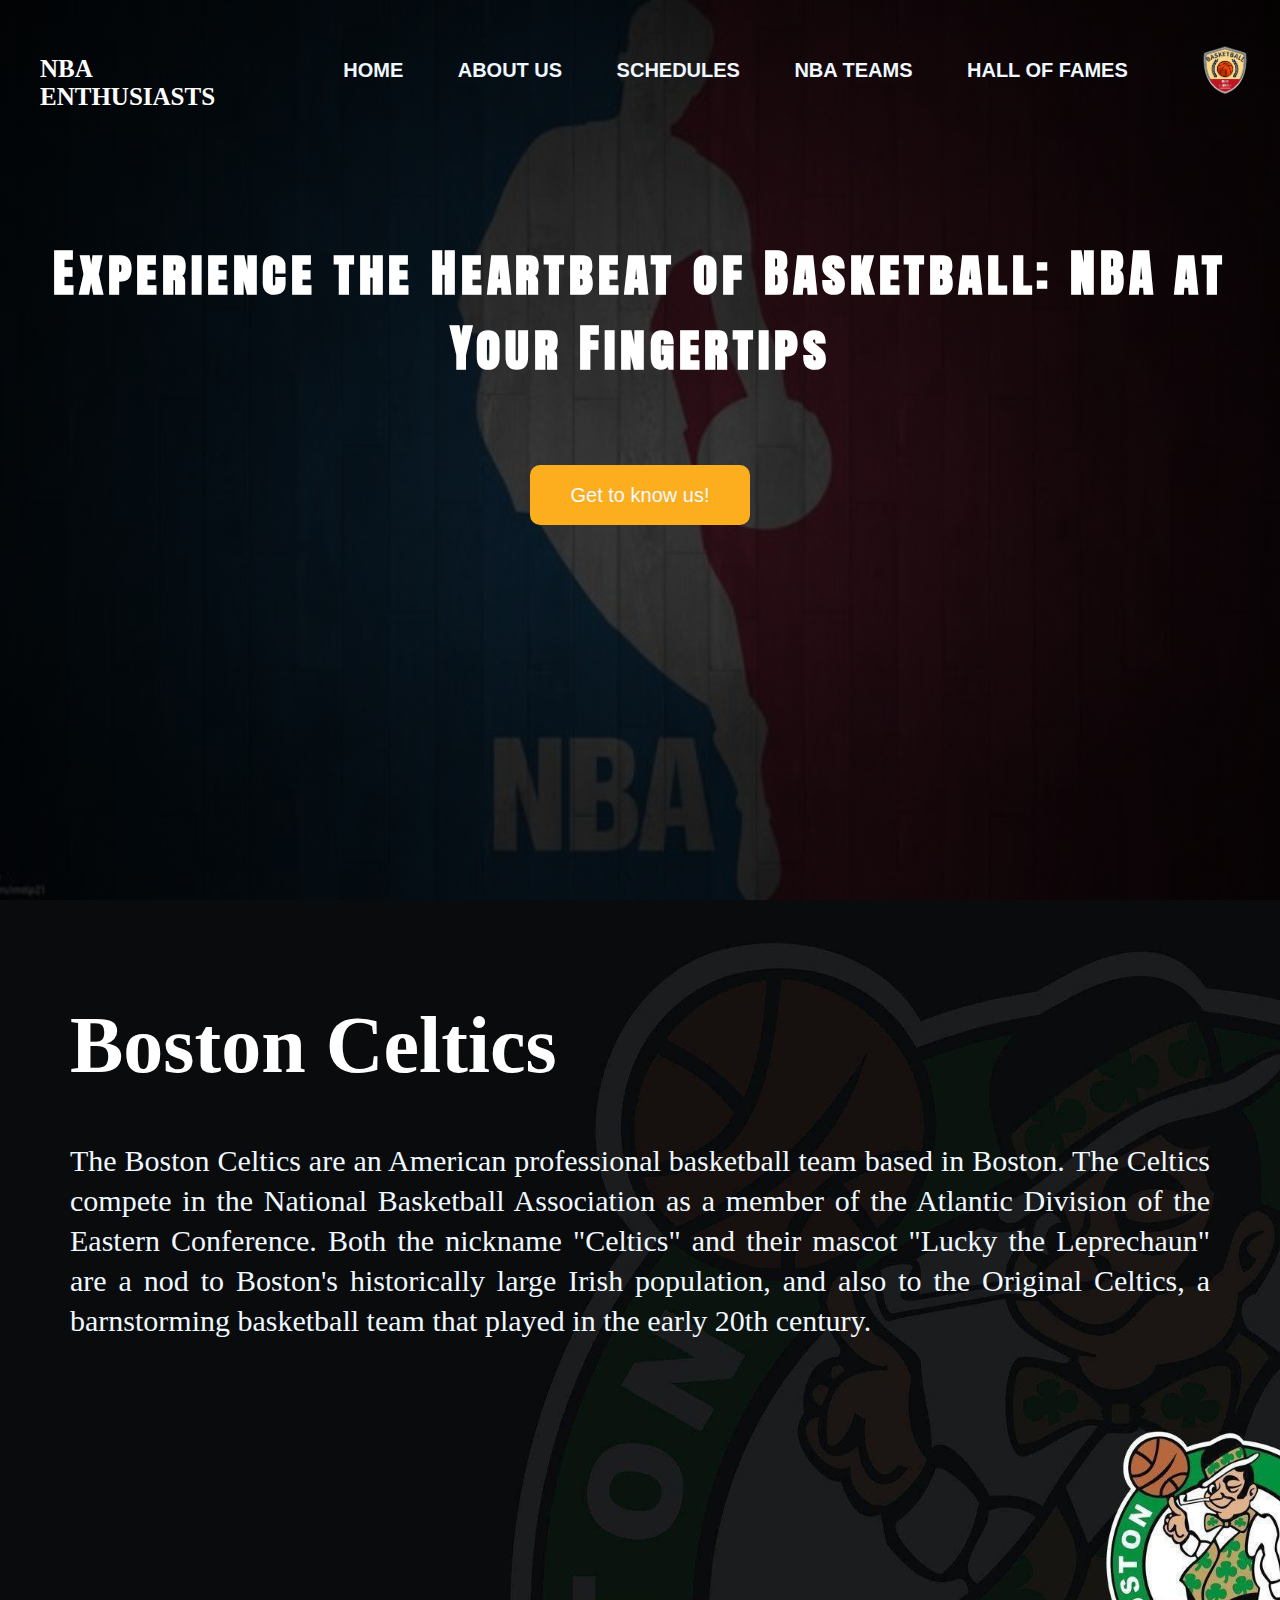
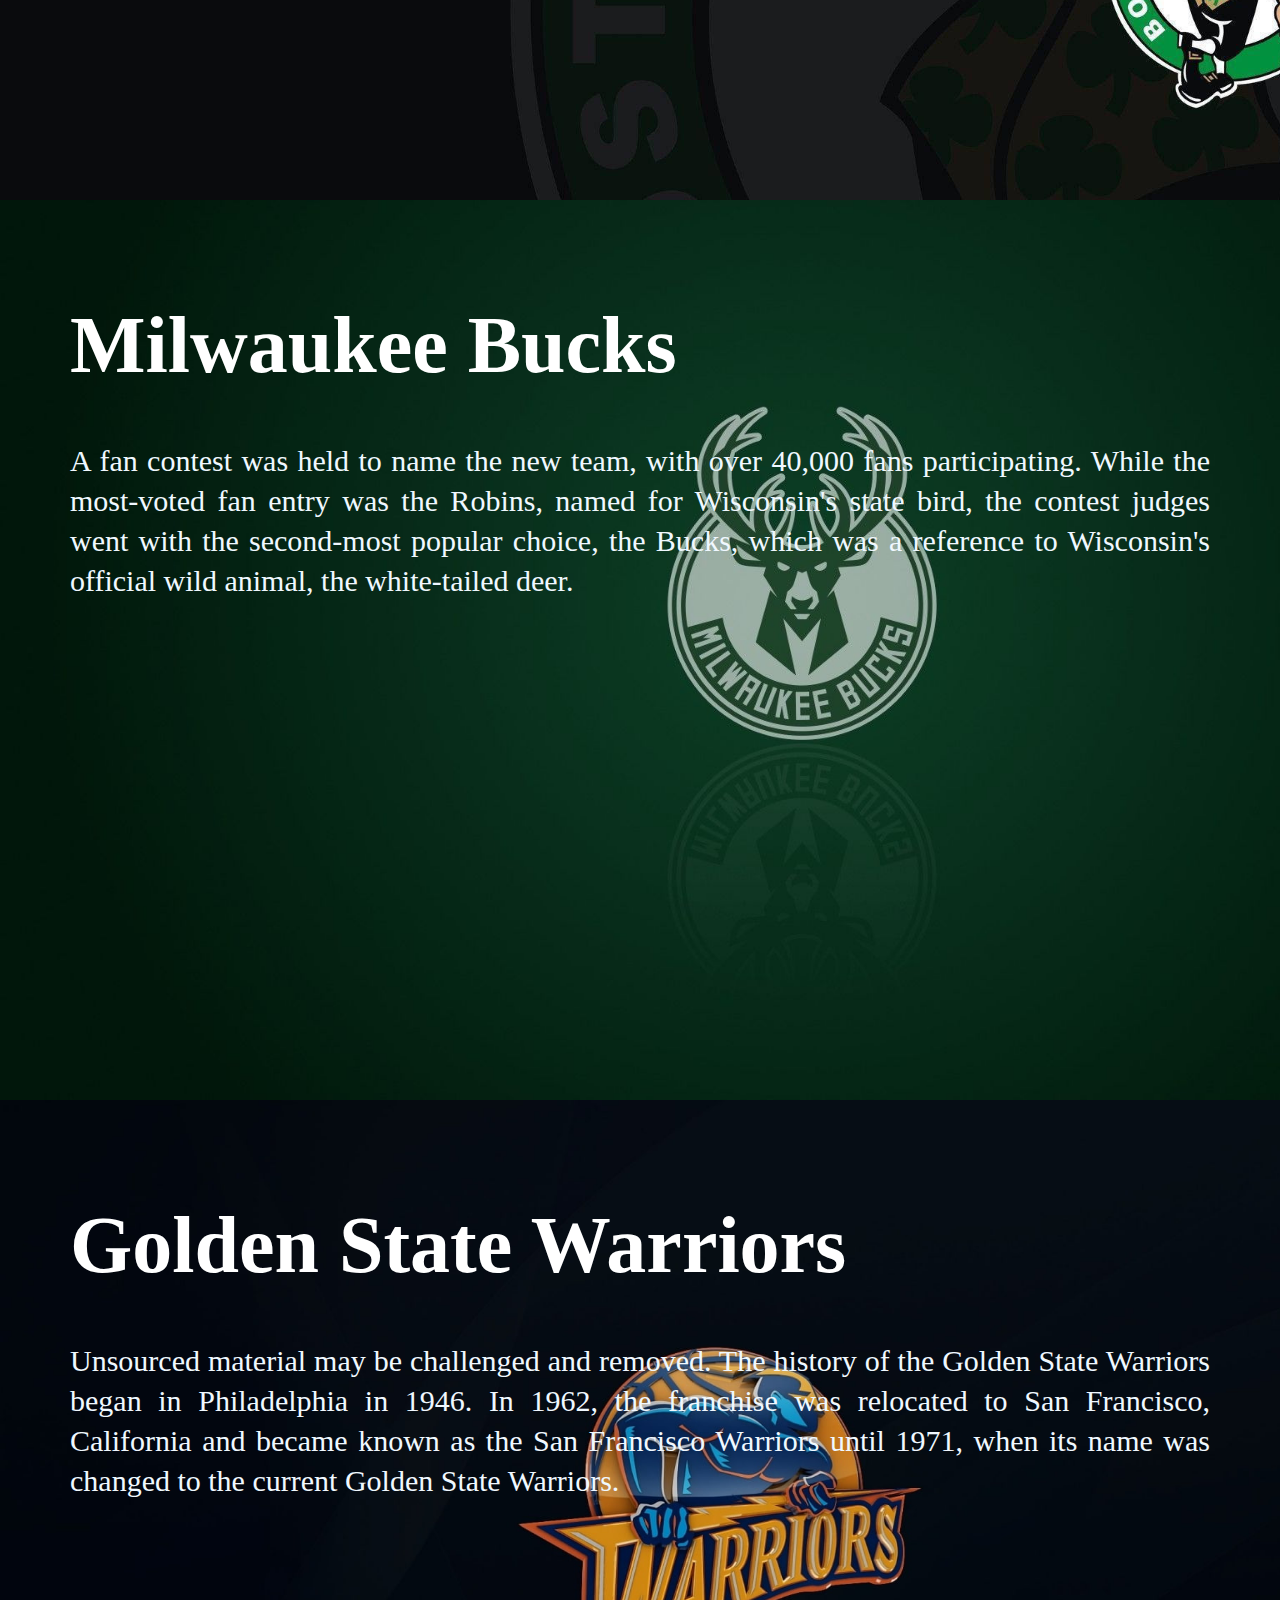
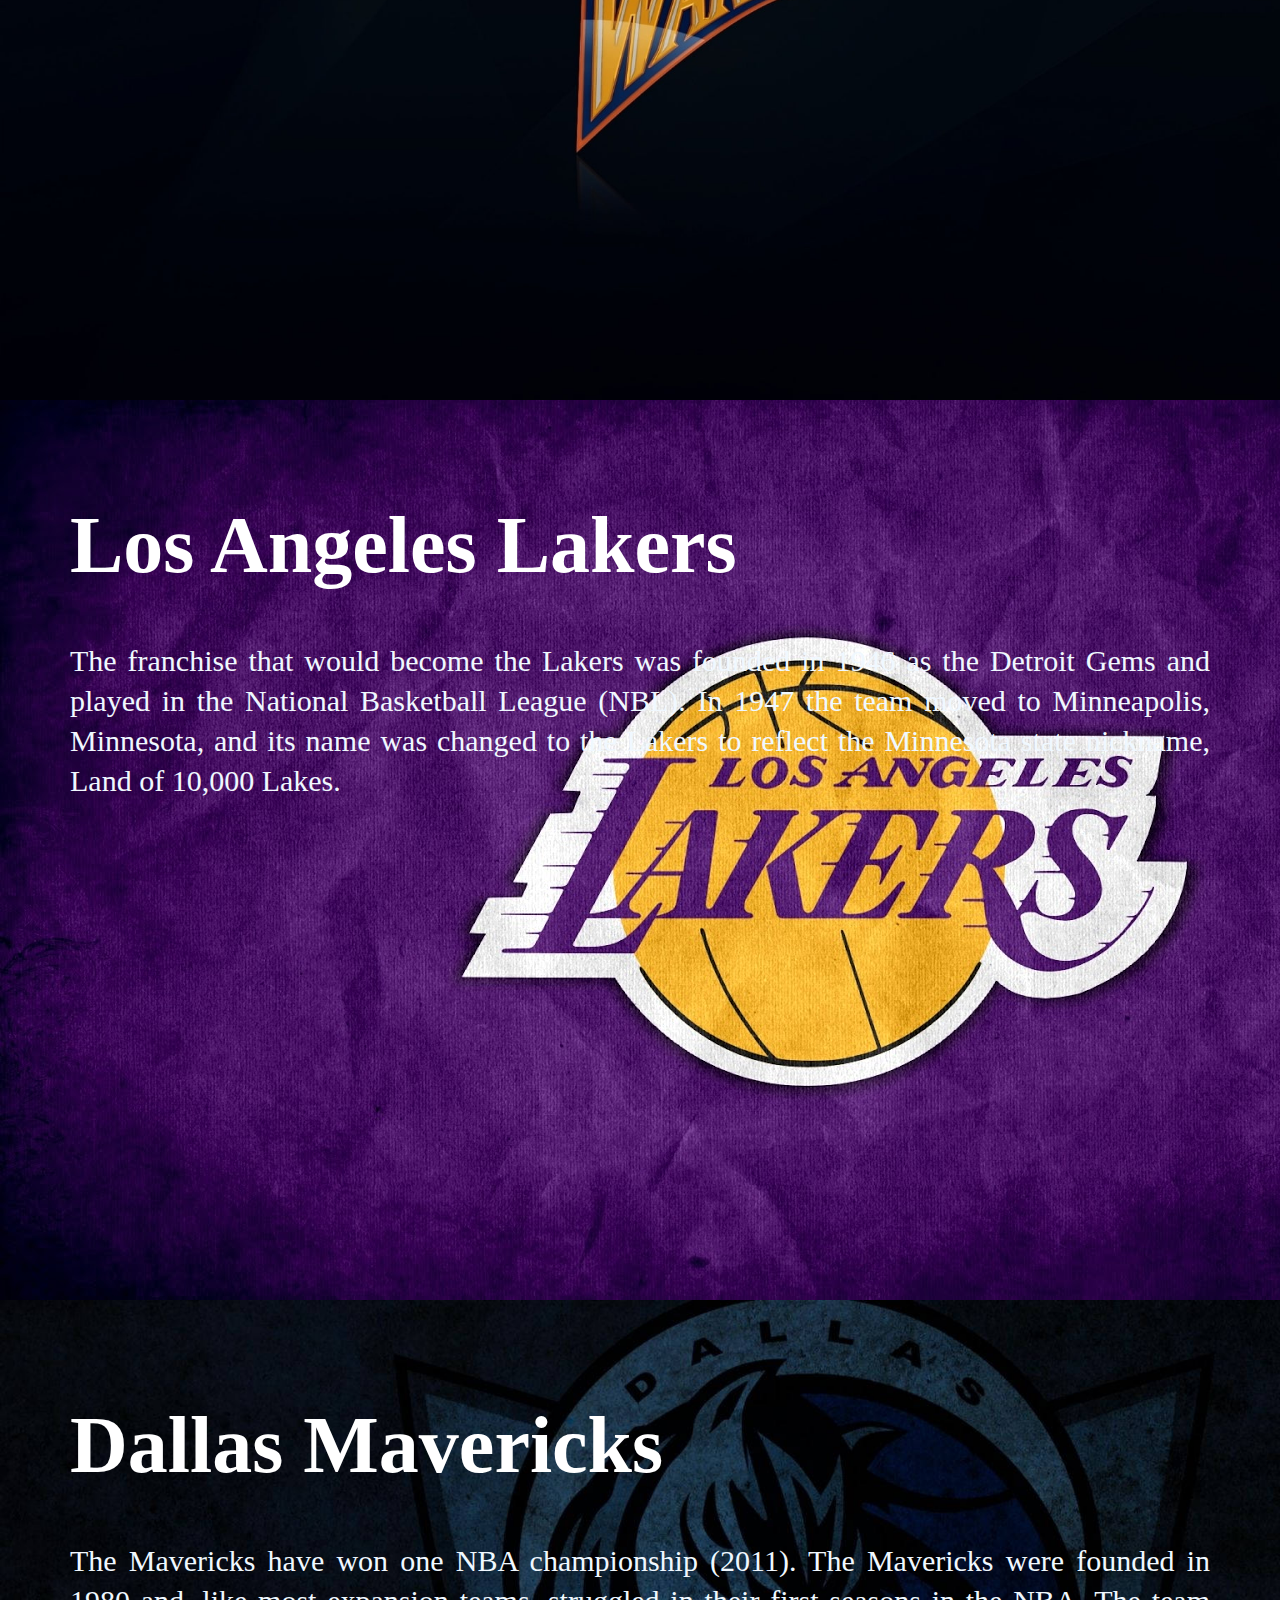
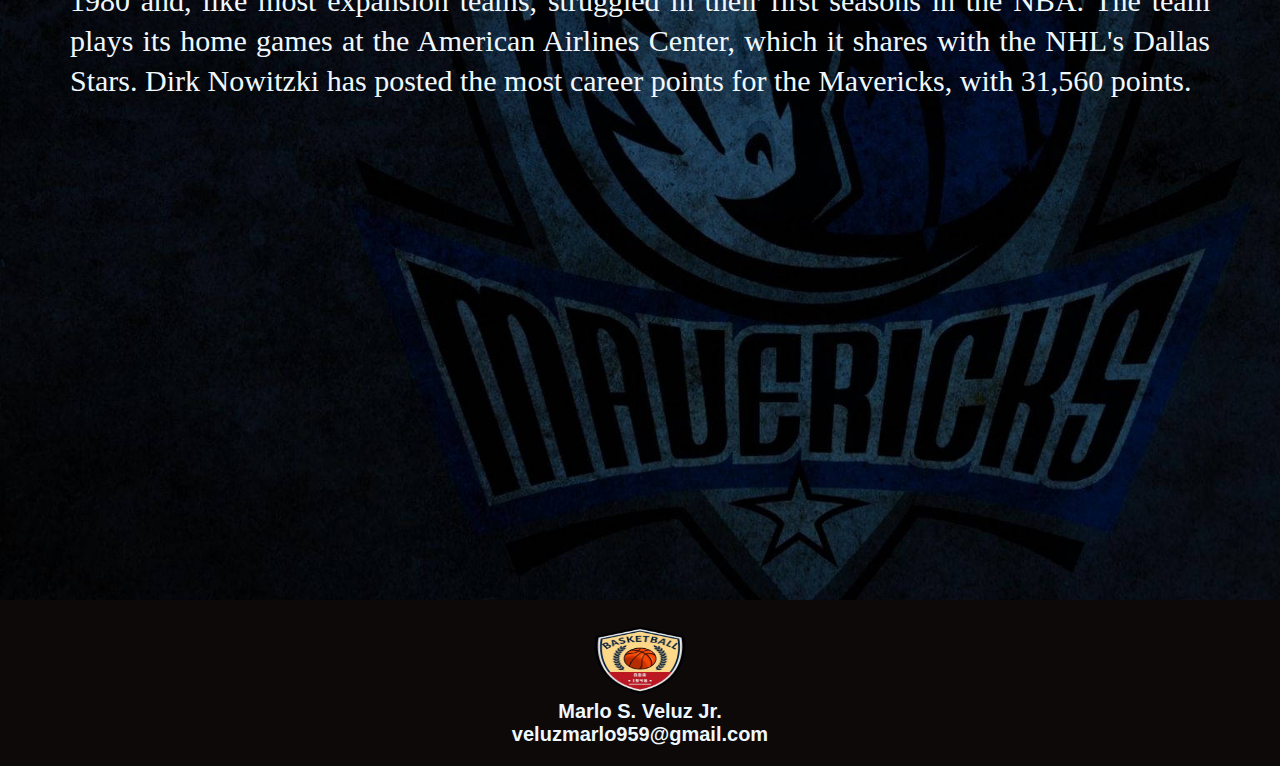
<file: index.html>
<!DOCTYPE html>
<html lang="en">
<head>
    <meta charset="UTF-8">
    <meta name="viewport" content="width=device-width, initial-scale=1.0">
    <link href="https://fonts.googleapis.com/css2?family=Anton+SC&display=swap" rel="stylesheet">
    <link rel="stylesheet" href="https://fonts.googleapis.com/css2?family=Material+Symbols+Outlined:opsz,wght,FILL,GRAD@20..48,100..700,0..1,-50..200">
    <link rel="stylesheet" href="style.css">
    <link rel="icon" href="logoo.png">
    <title>Basketball Enthusiasts</title>
</head>
<body>
    <div class="parent">
        <div class="Logo">
            <div class="nba"><a href="index.html">NBA Enthusiasts</a></div>
        </div>
        <div class="Nav">
          <a href="index.html"><h3>Home</h3></a>
          <a href="about.html"><h3>About us</h3></a>
          <a href="schedule.html"><h3>Schedules</h3></a>
          <a href="teams.html"><h3>NBA Teams</h3></a>
          <a href="hof.html" target="blank" style="margin-right: 5px;"><h3>Hall of Fames</h3></a>
    </div>
    <div class="landing">
      <h4>Experience the Heartbeat of Basketball: NBA at Your Fingertips</h4>
    </div>
    <div class="ticket">
      <button type="button"><a href="about.html">Get to know us!</a></button>
    </div>
    </div>
    <aside class="sidebar">
        <div class="logo">
          <img src="logoo.png" alt="logo">
          <h2>NBA Enthusiasts</h2>
        </div>
        <ul class="links">
          <h4>Main Menu</h4>
          <li>
            <a href="index.html">Home</a>
          </li>
          <li>
            <a href="about.html">About us</a>
          </li>
          <li>
            <a href="schedule.html">Schedules</a>
          </li>
          <li>
            <a href="teams.html">NBA Teams</a>
          </li>
          <li>
            <a href="hof.html">Hall of Fames</a>
          </li>
        </ul>
      </aside>
        <div class="box" style="background-image: url('one.jpg');"><h1>Boston Celtics</h1><p>The Boston Celtics are an American professional basketball team based in Boston. The Celtics compete in the National Basketball Association as a member of the Atlantic Division of the Eastern Conference. Both the nickname "Celtics" and their mascot "Lucky the Leprechaun" are a nod to Boston's historically large Irish population, and also to the Original Celtics, a barnstorming basketball team that played in the early 20th century.</p></div>
        <div class="box" style="background-image: url('two.jpg');"><h1>Milwaukee Bucks</h1><p>A fan contest was held to name the new team, with over 40,000 fans participating. While the most-voted fan entry was the Robins, named for Wisconsin's state bird, the contest judges went with the second-most popular choice, the Bucks, which was a reference to Wisconsin's official wild animal, the white-tailed deer.</p></div>
        <div class="box" style="background-image: url('gs.jpg');"><h1>Golden State Warriors</h1><p>Unsourced material may be challenged and removed. The history of the Golden State Warriors began in Philadelphia in 1946. In 1962, the franchise was relocated to San Francisco, California and became known as the San Francisco Warriors until 1971, when its name was changed to the current Golden State Warriors.</p></div>
        <div class="box" style="background-image: url('lal.jpg');"><h1>Los Angeles Lakers</h1><p>The franchise that would become the Lakers was founded in 1946 as the Detroit Gems and played in the National Basketball League (NBL). In 1947 the team moved to Minneapolis, Minnesota, and its name was changed to the Lakers to reflect the Minnesota state nickname, Land of 10,000 Lakes.</p></div>
        <div class="box" style="background-image: url('five.jpg');"><h1>Dallas Mavericks</h1><p>The Mavericks have won one NBA championship (2011). The Mavericks were founded in 1980 and, like most expansion teams, struggled in their first seasons in the NBA. The team plays its home games at the American Airlines Center, which it shares with the NHL's Dallas Stars. Dirk Nowitzki has posted the most career points for the Mavericks, with 31,560 points. </p></div>
    <div class="footer">
    <img class="Flogo" src="logoo.png">
    <h5 class="loc">Marlo S. Veluz Jr. <br>veluzmarlo959@gmail.com</h5>
    </div>
</body>
</html>
</file>
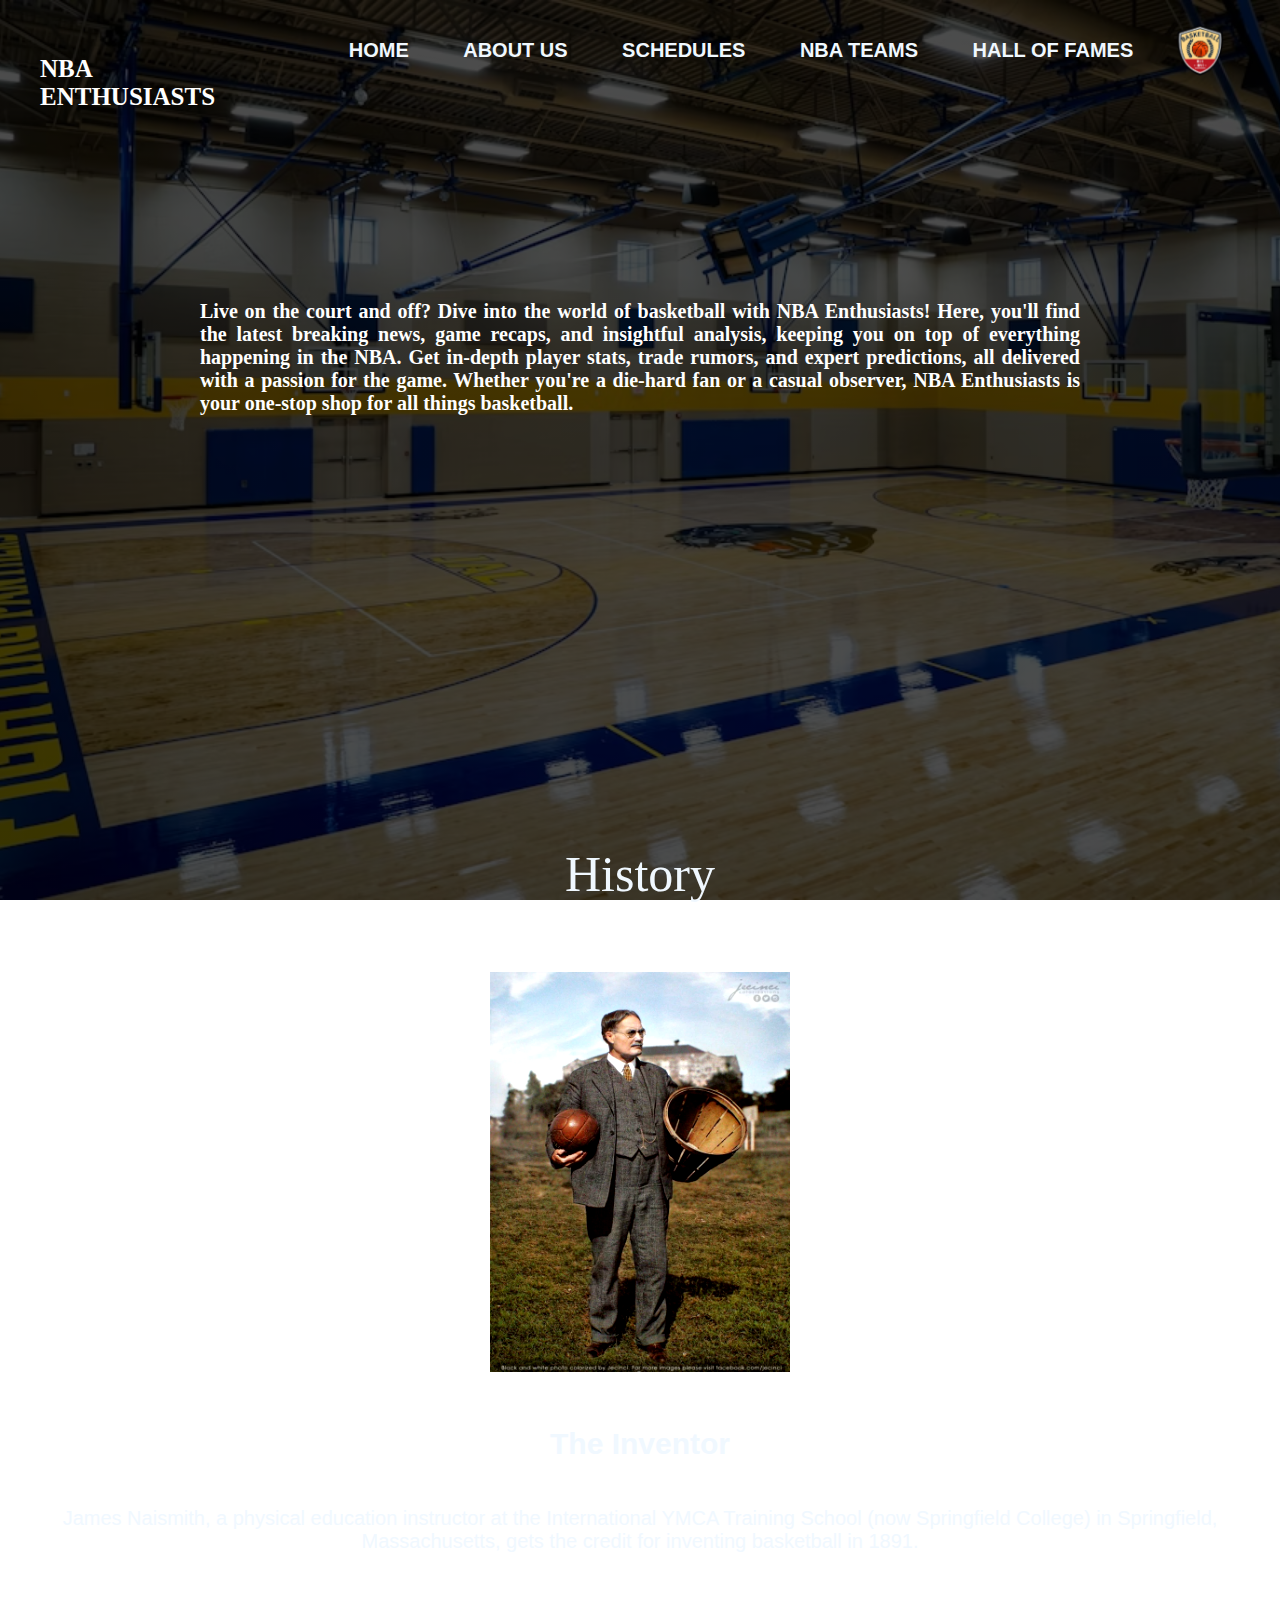
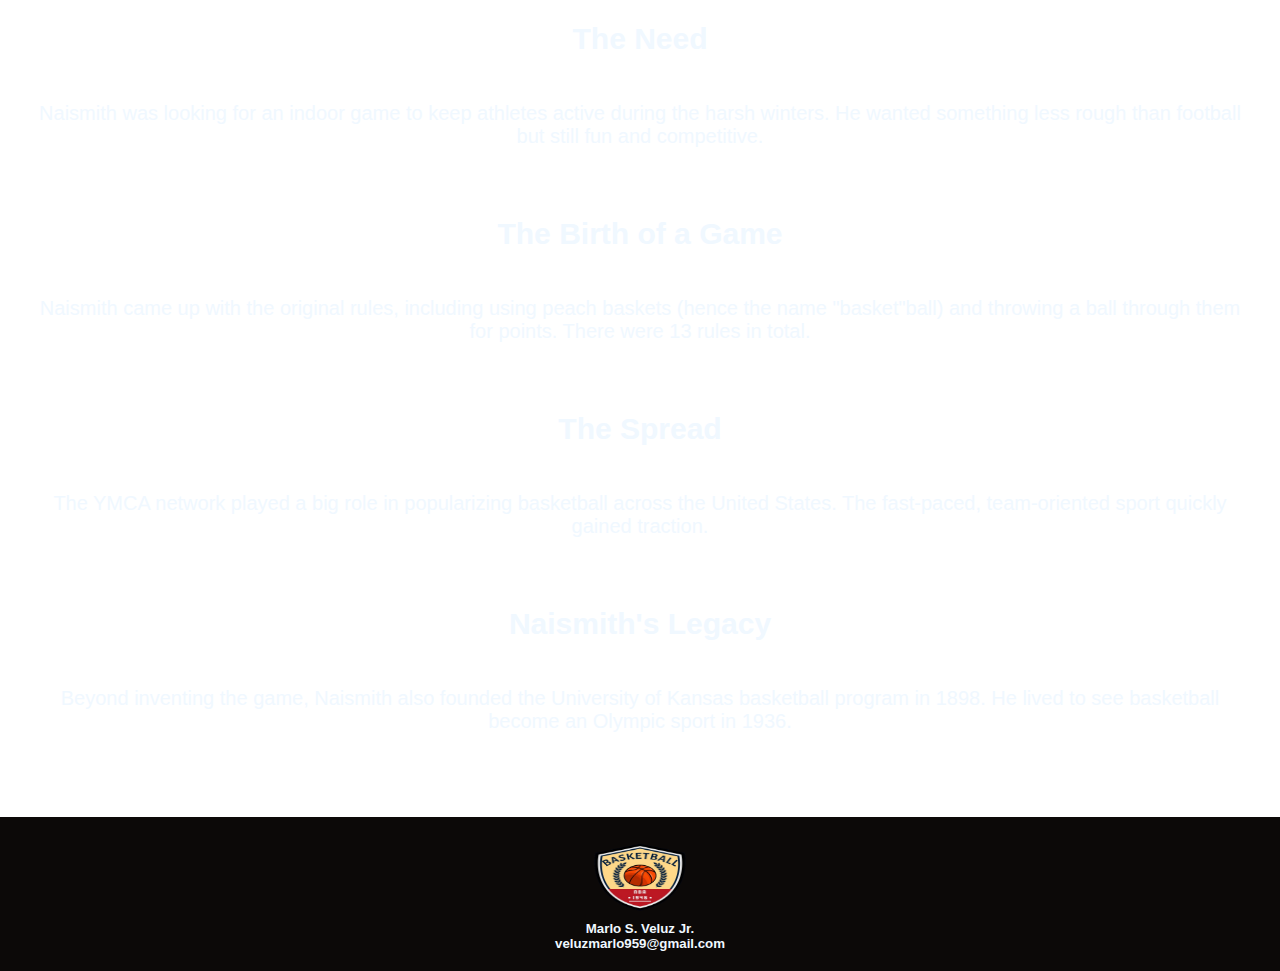
<file: about.html>
<!DOCTYPE html>
<html lang="en">
<head>
    <meta charset="UTF-8">
    <meta name="viewport" content="width=device-width, initial-scale=1.0">
    <link rel="stylesheet" href="about.css">
    <link rel="icon" href="logoo.png">
    <title>About us</title>
</head>
<body>
    <div class="about_bg">
      <div class="Logo">
        <div class="nba"><a href="index.html">NBA Enthusiasts</a></div>
    </div>
        
        <div class="Nav">
            <a href="index.html"><h3>Home</h3></a>
            <a href="about.html"><h3>About us</h3></a>
            <a href="schedule.html"><h3>Schedules</h3></a>
            <a href="teams.html"><h3>NBA Teams</h3></a>
            <a href="hof.html"><h3>Hall of Fames</h3></a>
    </div>
    <h6 class="head">Live on the court and off? Dive into the world of basketball with NBA Enthusiasts! Here, you'll find the latest breaking news,
       game recaps, and insightful analysis, keeping you on top of everything happening in the NBA. Get in-depth player stats, trade rumors, and 
       expert predictions, all delivered with a passion for the game. Whether you're a die-hard fan or a casual observer, NBA Enthusiasts is your 
       one-stop shop for all things basketball.</h6>
    <div class="history">
      <span>History</span><br><br><br><br>  
      <img class="Naismith" src="bg/james.webp">
      <h2 id="bottom">The Inventor</h2><br><br><p>James Naismith, a physical education instructor at the International YMCA Training School (now Springfield College) in Springfield, Massachusetts, gets the credit for inventing basketball in 1891.</p><br><br><br>

      <h2>The Need</h2><br><br><p>Naismith was looking for an indoor game to keep athletes active during the harsh winters. He wanted something less rough than football but still fun and competitive.</p><br><br><br>
      
      <h2>The Birth of a Game</h2><br><br><p>Naismith came up with the original rules, including using peach baskets (hence the name "basket"ball) and throwing a ball through them for points. There were 13 rules in total.</p><br><br><br>
      
      <h2>The Spread</h2><br><br><p>The YMCA network played a big role in popularizing basketball across the United States. The fast-paced, team-oriented sport quickly gained traction.</p><br><br><br>
      
      <h2>Naismith's Legacy</h2><br><br><p>Beyond inventing the game, Naismith also founded the University of Kansas basketball program in 1898. He lived to see basketball become an Olympic sport in 1936.</p></div><br><br><br>
  </div>

    <div class="support"></div>
    <aside class="sidebar">
        <div class="logo">
          <img src="logoo.png" alt="logo">
          <h2>NBA Enthusiasts</h2>
        </div>
        <ul class="links">
          <h4>Main Menu</h4>
          <li>
            <a href="index.html">Home</a>
          </li>
          <li>
            <a href="about.html">About us</a>
          </li>
          <li>
            <a href="schedule.html">Schedules</a>
          </li>
          <li>
            <a href="teams.html">NBA Teams</a>
          </li>
          <li>
            <a href="hof.html">Hall of Fames</a>
          </li>
        </ul>
      </aside>
      <div class="footer">
        <img class="Flogo" src="logoo.png">
        <h5 class="loc">Marlo S. Veluz Jr. <br>veluzmarlo959@gmail.com</h5>
     </div>
    
</body>
</html>
</file>
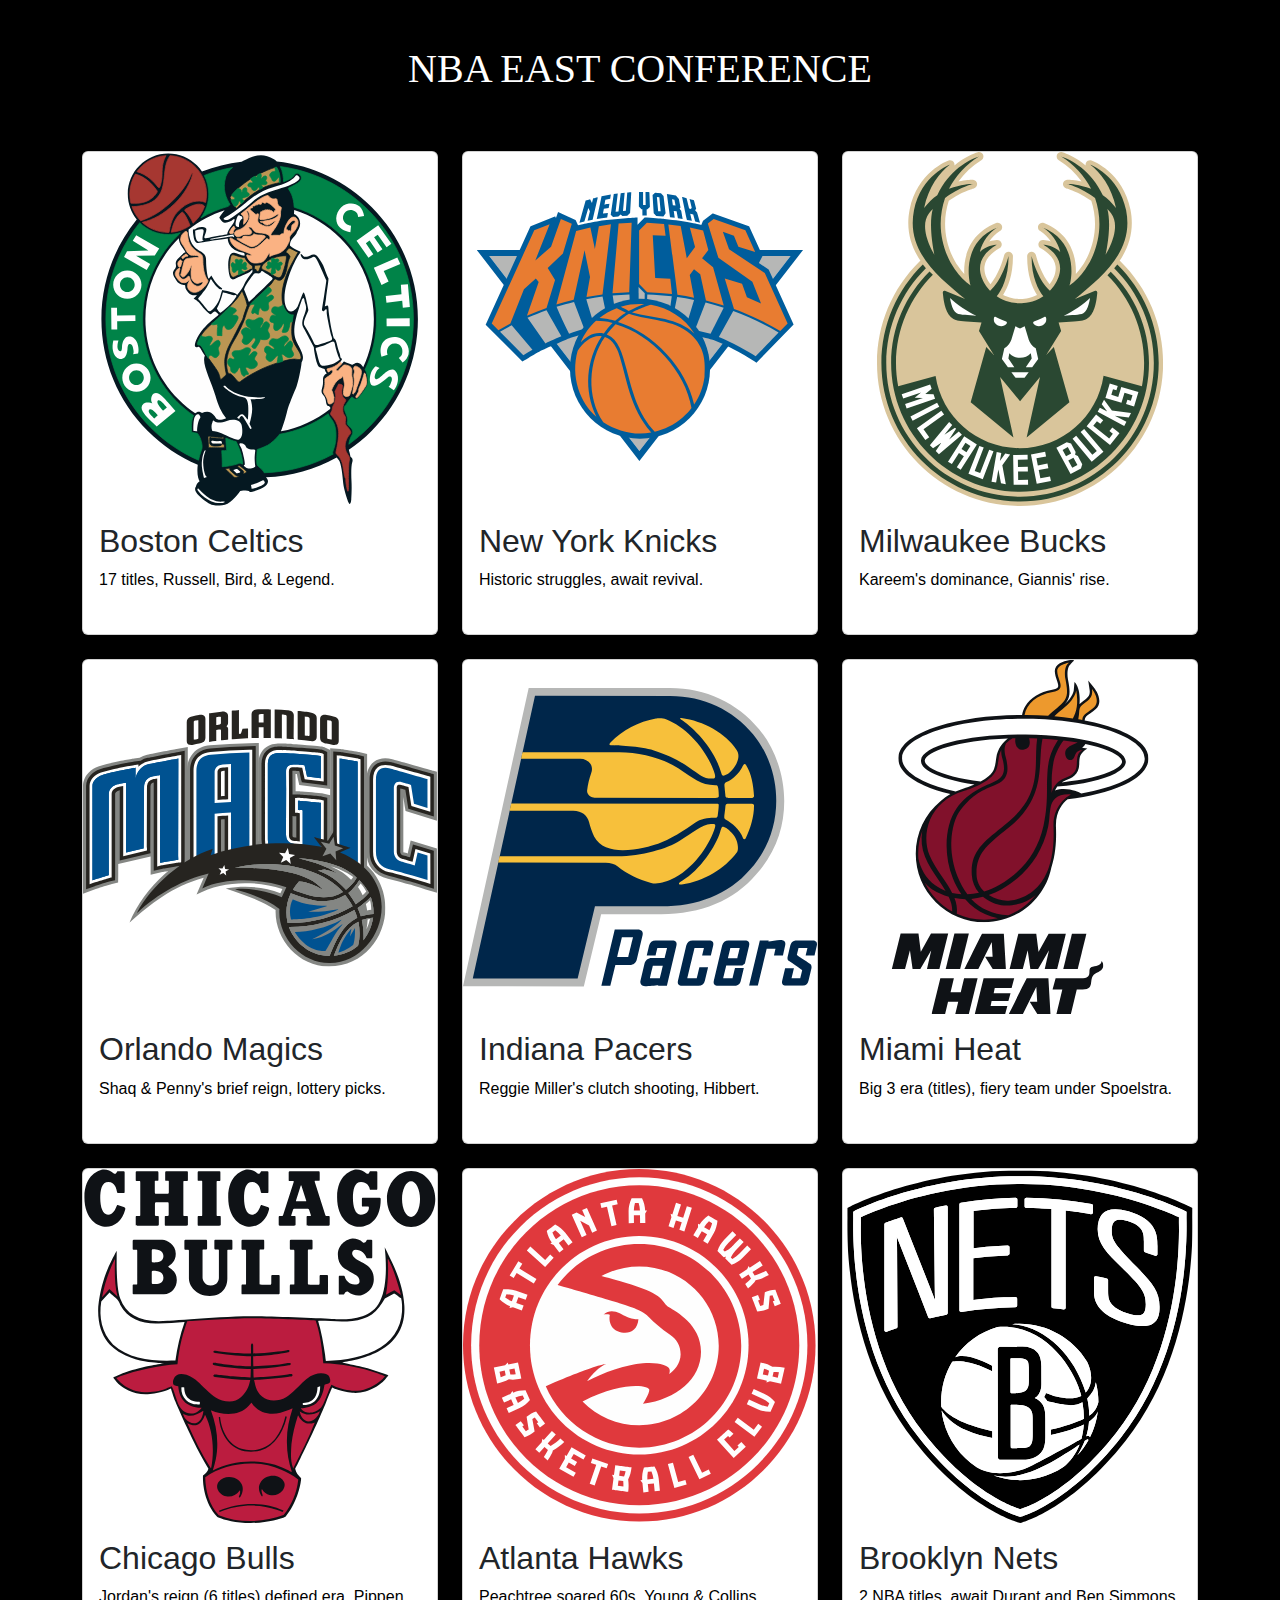
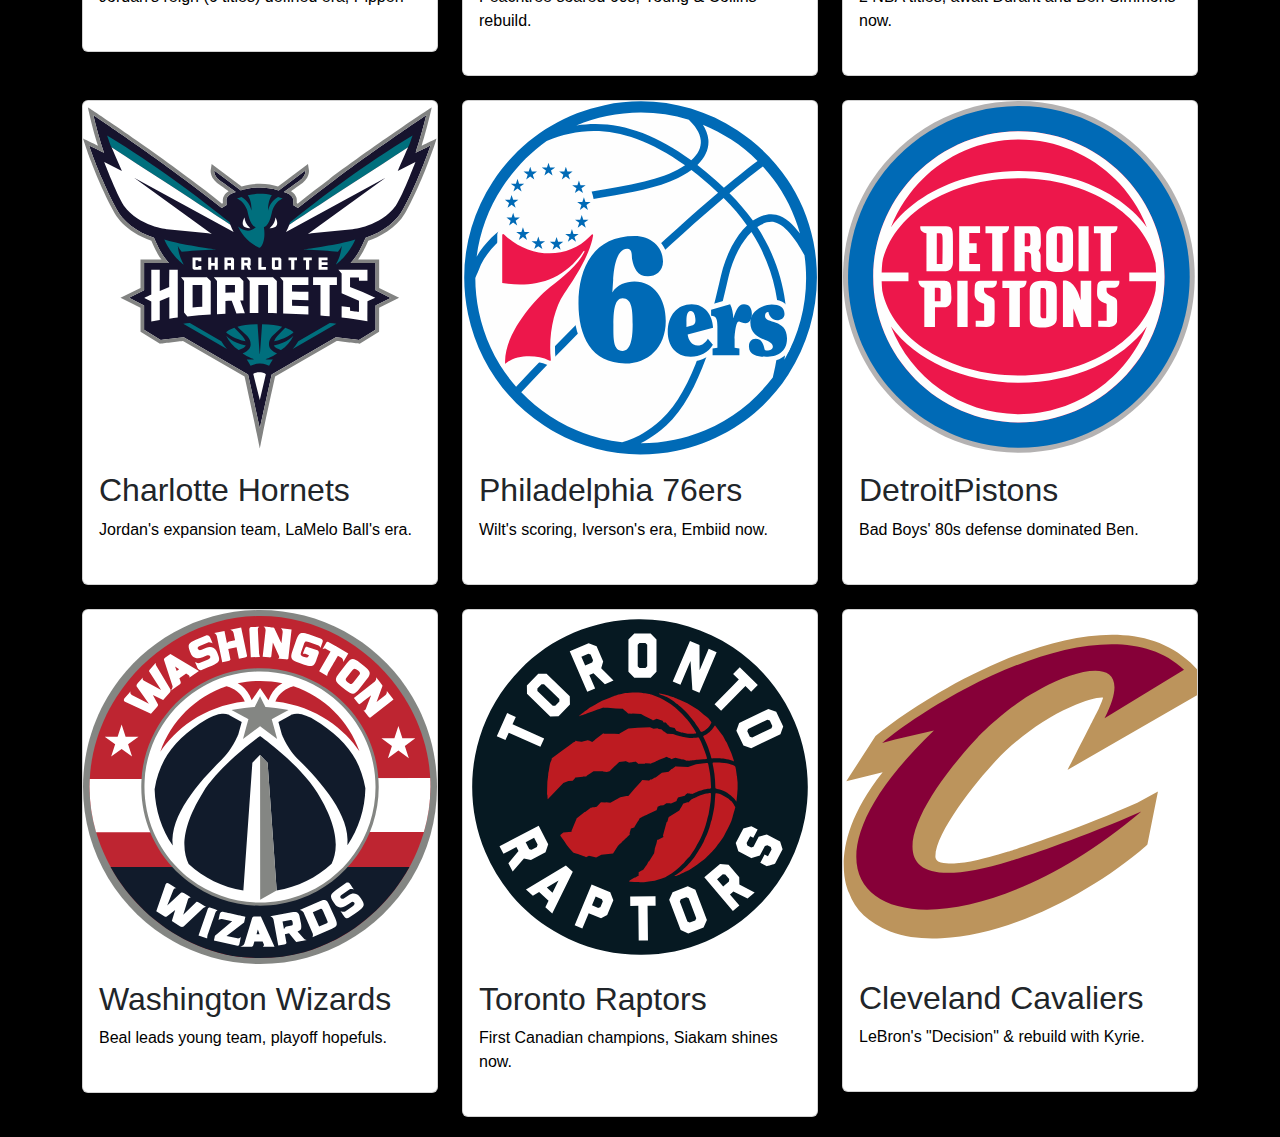
<file: east.html>
<!DOCTYPE html>
<html lang="en">
<head>
    <meta charset="UTF-8">
    <meta name="viewport" content="width=device-width, initial-scale=1.0">
    <link rel="stylesheet" href="team.css">
    <link rel="icon" href="logoo.png">
    <link href="https://cdn.jsdelivr.net/npm/bootstrap@5.3.3/dist/css/bootstrap.min.css" rel="stylesheet" integrity="sha384-QWTKZyjpPEjISv5WaRU9OFeRpok6YctnYmDr5pNlyT2bRjXh0JMhjY6hW+ALEwIH" crossorigin="anonymous">
    <title>Eastern Conference</title>
</head>
<body>
    <div class="wrap">
    <h1>Nba East Conference</h1>
    <div class="container">
        <div class="row row-cols-1 row-cols-md-3 g-4">
            <div class="one">
            <div class="col">
                <div class="card">
                    <img src="east teams/boston.svg" class="card-img-top" alt="Boston Celtics">
                    <div class="card-body">
                        <h2>Boston Celtics</h2>
                        <p>17 titles, Russell, Bird, & Legend.</p>
                    </div>
                </div>
            </div>
        </div>
            <div class="col">
                <div class="card">
                    <img src="east teams/NewYork.svg" class="card-img-top" alt="New York City">
                    <div class="card-body">
                        <h2>New York Knicks</h2>
                        <p>Historic struggles, await revival.</p>
                    </div>
                </div>
            </div>
            <div class="col">
                <div class="card">
                    <img src="east teams/bucks.svg" class="card-img-top" alt="Milwaukee Bucks">
                    <div class="card-body">
                        <h2>Milwaukee Bucks</h2>
                        <p>Kareem's dominance, Giannis' rise.</p>
                    </div>
                </div>
            </div>
            <div class="col">
                <div class="card">
                    <img src="east teams/magic.svg" class="card-img-top" alt="Orlando Magics">
                    <div class="card-body">
                        <h2>Orlando Magics</h2>
                        <p>Shaq & Penny's brief reign, lottery picks.</p>
                    </div>
                </div>
            </div>
            <div class="col">
                <div class="card">
                    <img src="east teams/pacers.svg" class="card-img-top" alt="Indiana Pacers">
                    <div class="card-body">
                        <h2>Indiana Pacers</h2>
                        <p>Reggie Miller's clutch shooting, Hibbert.</p>
                    </div>
                </div>
            </div>
            <div class="col">
                <div class="card">
                    <img src="east teams/heat.svg" class="card-img-top" alt="Miami Heat">
                    <div class="card-body">
                        <h2>Miami Heat</h2>
                        <p>Big 3 era (titles), fiery team under Spoelstra.</p>
                    </div>
                </div>
            </div>
            <div class="col">
                <div class="card">
                    <img src="east teams/bulls.svg" class="card-img-top" alt="Chicago Bulls">
                    <div class="card-body">
                        <h2>Chicago Bulls</h2>
                        <p>Jordan's reign (6 titles) defined era, Pippen
                        </p>
                    </div>
                </div>
            </div>
            <div class="col">
                <div class="card">
                    <img src="east teams/hawks.svg" class="card-img-top" alt="Atlanta Hawks">
                    <div class="card-body">
                        <h2>Atlanta Hawks</h2>
                        <p>Peachtree soared 60s, Young & Collins rebuild.</p>
                    </div>
                </div>
            </div>
            <div class="col">
                <div class="card">
                    <img src="east teams/nets.svg" class="card-img-top" alt="Brooklyn Nets">
                    <div class="card-body">
                        <h2>Brooklyn Nets</h2>
                        <p>2 NBA titles, await Durant and Ben Simmons now.</p>
                    </div>
                </div>
            </div>
            <div class="col">
                <div class="card">
                    <img src="east teams/hornets.svg" class="card-img-top" alt="Charlotte Hornets">
                    <div class="card-body">
                        <h2>Charlotte Hornets</h2>
                        <p>Jordan's expansion team, LaMelo Ball's era.</p>
                    </div>
                </div>
            </div>
            <div class="col">
                <div class="card">
                    <img src="east teams/sixers.svg" class="card-img-top" alt="Philadelphia 76ers">
                    <div class="card-body">
                        <h2>Philadelphia 76ers</h2>
                        <p>Wilt's scoring, Iverson's era, Embiid now.</p>
                    </div>
                </div>
            </div>
            <div class="col">
                <div class="card">
                    <img src="east teams/pistons.svg" class="card-img-top" alt="Detroit Pistons">
                    <div class="card-body">
                        <h2>DetroitPistons</h2>
                        <p>Bad Boys' 80s defense dominated Ben.</p>
                    </div>
                </div>
            </div>
            <div class="col">
                <div class="card">
                    <img src="east teams/wizards.svg" class="card-img-top" alt="Washington Wizards">
                    <div class="card-body">
                        <h2>Washington Wizards</h2>
                        <p>Beal leads young team, playoff hopefuls.</p>
                    </div>
                </div>
            </div>
            <div class="col">
                <div class="card">
                    <img src="east teams/raptors.svg" class="card-img-top" alt="Toronto Raptors">
                    <div class="card-body">
                        <h2>Toronto Raptors</h2>
                        <p>First Canadian champions, Siakam shines now.</p>
                    </div>
                </div>
            </div>
            <div class="col">
                <div class="card">
                    <img src="east teams/cavs.svg" class="card-img-top" alt="Cleveland Cavaliers">
                    <div class="card-body">
                        <h2>Cleveland Cavaliers</h2>
                        <p>LeBron's "Decision" & rebuild with Kyrie.</p>
                    </div>
                </div>

            </div>

        </div>
    </div>
</div>


</body>
</html>
</file>
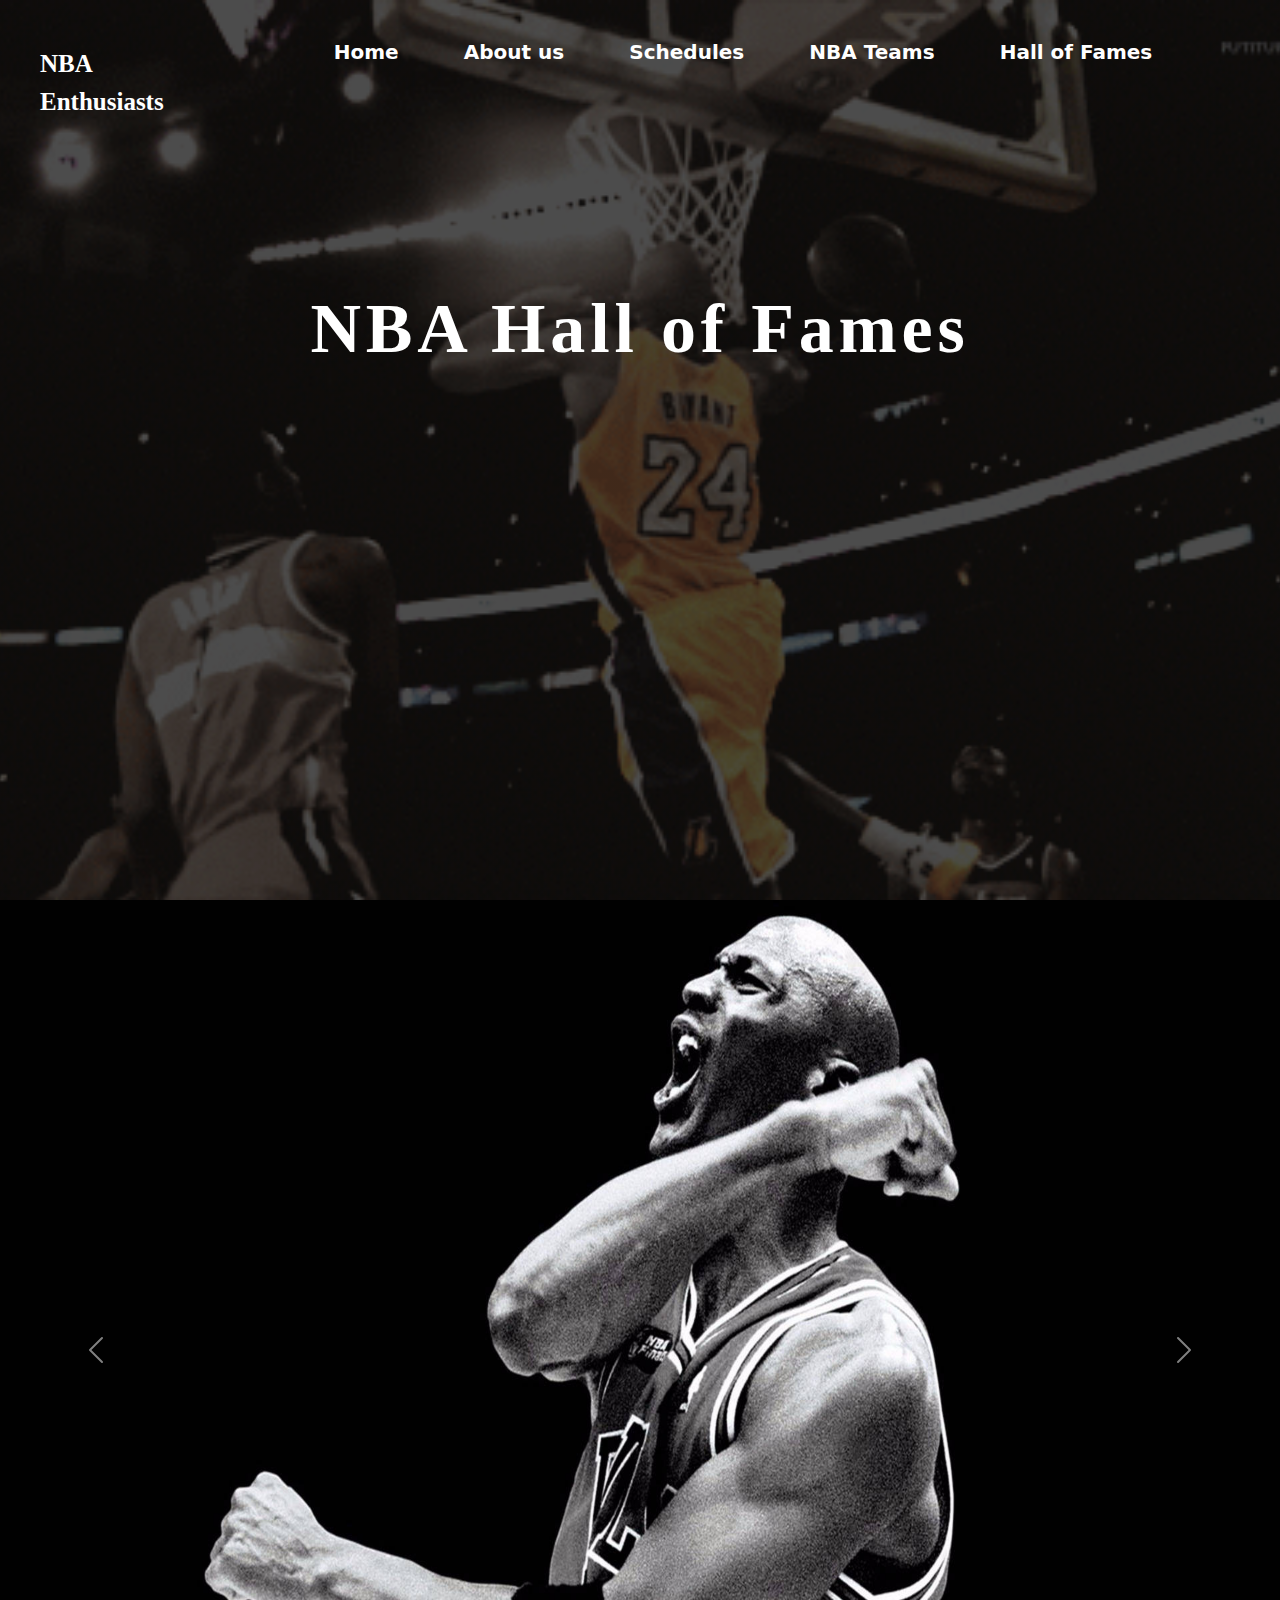
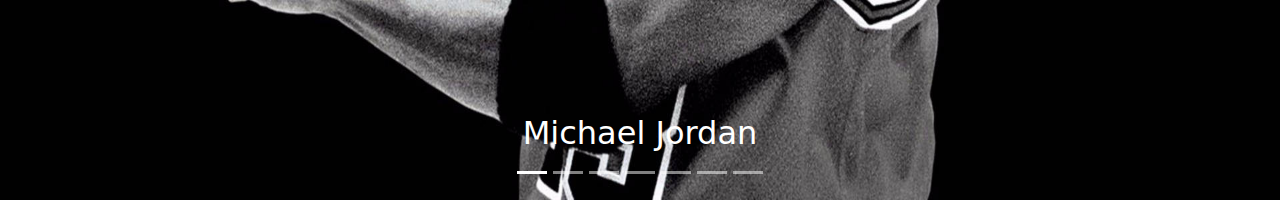
<file: hof.html>
<!DOCTYPE html>
<html lang="en">
<head>
    <meta charset="UTF-8">
    <meta name="viewport" content="width=device-width, initial-scale=1.0">
    <title>Hall of Fames</title>
    <link href="https://cdn.jsdelivr.net/npm/bootstrap@5.3.3/dist/css/bootstrap.min.css" rel="stylesheet" integrity="sha384-QWTKZyjpPEjISv5WaRU9OFeRpok6YctnYmDr5pNlyT2bRjXh0JMhjY6hW+ALEwIH" crossorigin="anonymous">
    <script src="https://cdn.jsdelivr.net/npm/bootstrap@5.3.3/dist/js/bootstrap.bundle.min.js" integrity="sha384-YvpcrYf0tY3lHB60NNkmXc5s9fDVZLESaAA55NDzOxhy9GkcIdslK1eN7N6jIeHz" crossorigin="anonymous"></script>
    <link rel="stylesheet" href="hof.css">
    <link rel="icon" href="logoo.png">
</head>
<body>
    <div class="parent">
        <div class="Logo">
            <div class="nba"><a href="index.html">NBA Enthusiasts</a></div>
        </div>
    <div class="Nav">
      <a href="index.html"><h3>Home</h3></a>
      <a href="about.html"><h3>About us</h3></a>
      <a href="schedule.html"><h3>Schedules</h3></a>
      <a href="teams.html"><h3>NBA Teams</h3></a>
      <a href="hof.html"><h3>Hall of Fames</h3></a>
</div>
<div class="landing">
      <h4>NBA Hall of Fames</h4>
    </div>
</div>
<div id="carouselExampleCaptions" class="carousel slide carousel-fade">
    <div class="carousel-indicators">
      <button type="button" data-bs-target="#carouselExampleCaptions" data-bs-slide-to="0" class="active" aria-current="true" aria-label="Slide 1"></button>
      <button type="button" data-bs-target="#carouselExampleCaptions" data-bs-slide-to="1" aria-label="Slide 2"></button>
      <button type="button" data-bs-target="#carouselExampleCaptions" data-bs-slide-to="2" aria-label="Slide 3"></button>
      <button type="button" data-bs-target="#carouselExampleCaptions" data-bs-slide-to="3" aria-label="Slide 4"></button>
      <button type="button" data-bs-target="#carouselExampleCaptions" data-bs-slide-to="4" aria-label="Slide 5"></button>
      <button type="button" data-bs-target="#carouselExampleCaptions" data-bs-slide-to="5" aria-label="Slide 6"></button>
      <button type="button" data-bs-target="#carouselExampleCaptions" data-bs-slide-to="6" aria-label="Slide 7"></button>
    </div>
    <div class="carousel-inner">
      <div class="carousel-item active">
        <img src="hof/mj.jpg" class="d-block w-100" alt="jordan">
        <div class="carousel-caption d-md-block">
          <h2>Michael Jordan</h2>
        </div>
      </div>
      <div class="carousel-item">
        <img src="hof/kobe.png" class="d-block w-100" alt="kobe">
        <div class="carousel-caption d-md-block">
          <h2>Kobe Bryant</h2>
        </div>
      </div>
      <div class="carousel-item">
        <img src="hof/pierce.jpg" class="d-block w-100" alt="Pierce">
        <div class="carousel-caption d-md-block">
          <h2>Paul Pierce</h2>
        </div>
      </div>
      <div class="carousel-item">
        <img src="hof/duncan.jpg" class="d-block w-100" alt="shaq">
        <div class="carousel-caption d-md-block">
          <h2>Tim Duncan</h2>
        </div>
      </div>
      <div class="carousel-item">
        <img src="hof/parker.jpg" class="d-block w-100" alt="shaq">
        <div class="carousel-caption d-md-block">
          <h2>Tony Parker</h2>
        </div>
      </div>
      <div class="carousel-item">
        <img src="hof/dirk.jpg" class="d-block w-100" alt="shaq">
        <div class="carousel-caption d-md-block">
          <h2>Dirk Nowitzki</h2>
        </div>
      </div>
      <div class="carousel-item">
        <img src="hof/ming.jpg" class="d-block w-100" alt="Yao Ming">
        <div class="carousel-caption d-md-block">
          <h2>Yao Ming</h2>
        </div>
      </div>
    </div>
    <button class="carousel-control-prev" type="button" data-bs-target="#carouselExampleCaptions" data-bs-slide="prev">
      <span class="carousel-control-prev-icon" aria-hidden="true"></span>
      <span class="visually-hidden">Previous</span>
    </button>
    <button class="carousel-control-next" type="button" data-bs-target="#carouselExampleCaptions" data-bs-slide="next">
      <span class="carousel-control-next-icon" aria-hidden="true"></span>
      <span class="visually-hidden">Next</span>
    </button>
  </div>
</body>
</html>
</file>
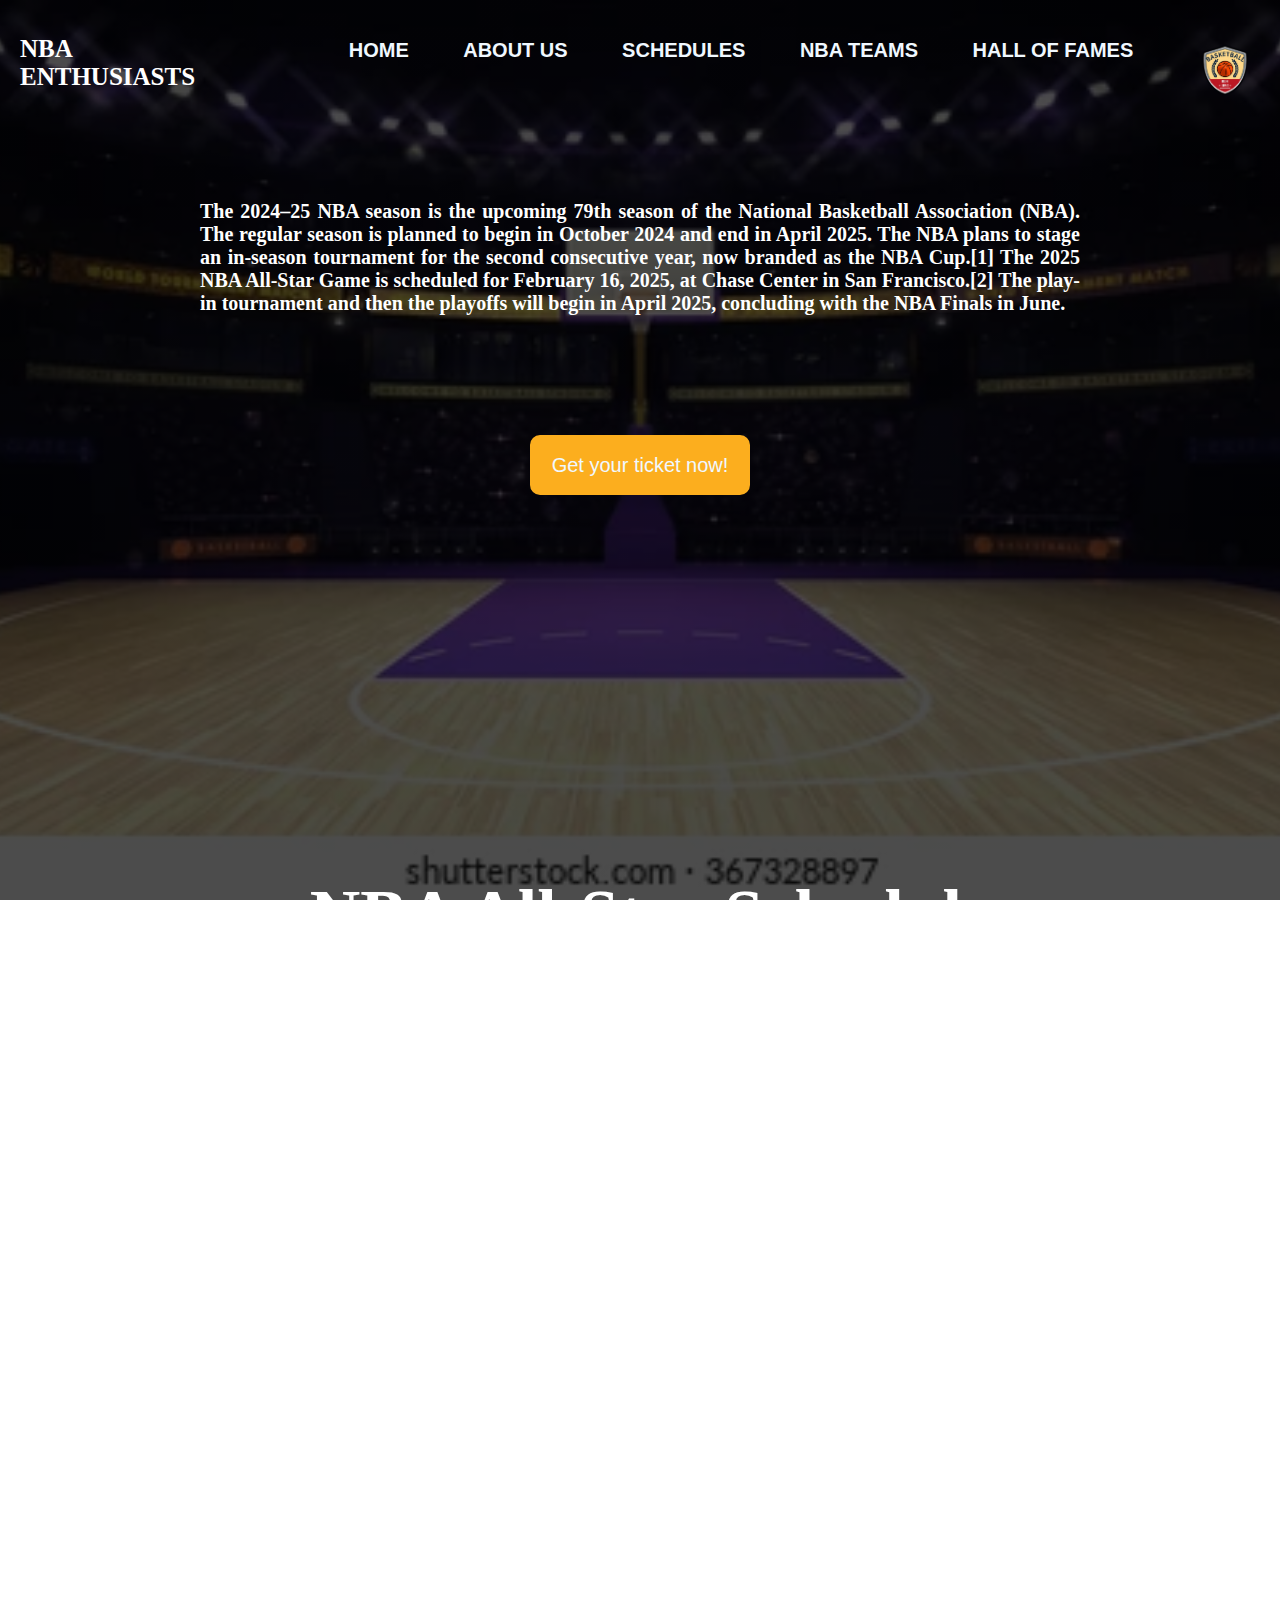
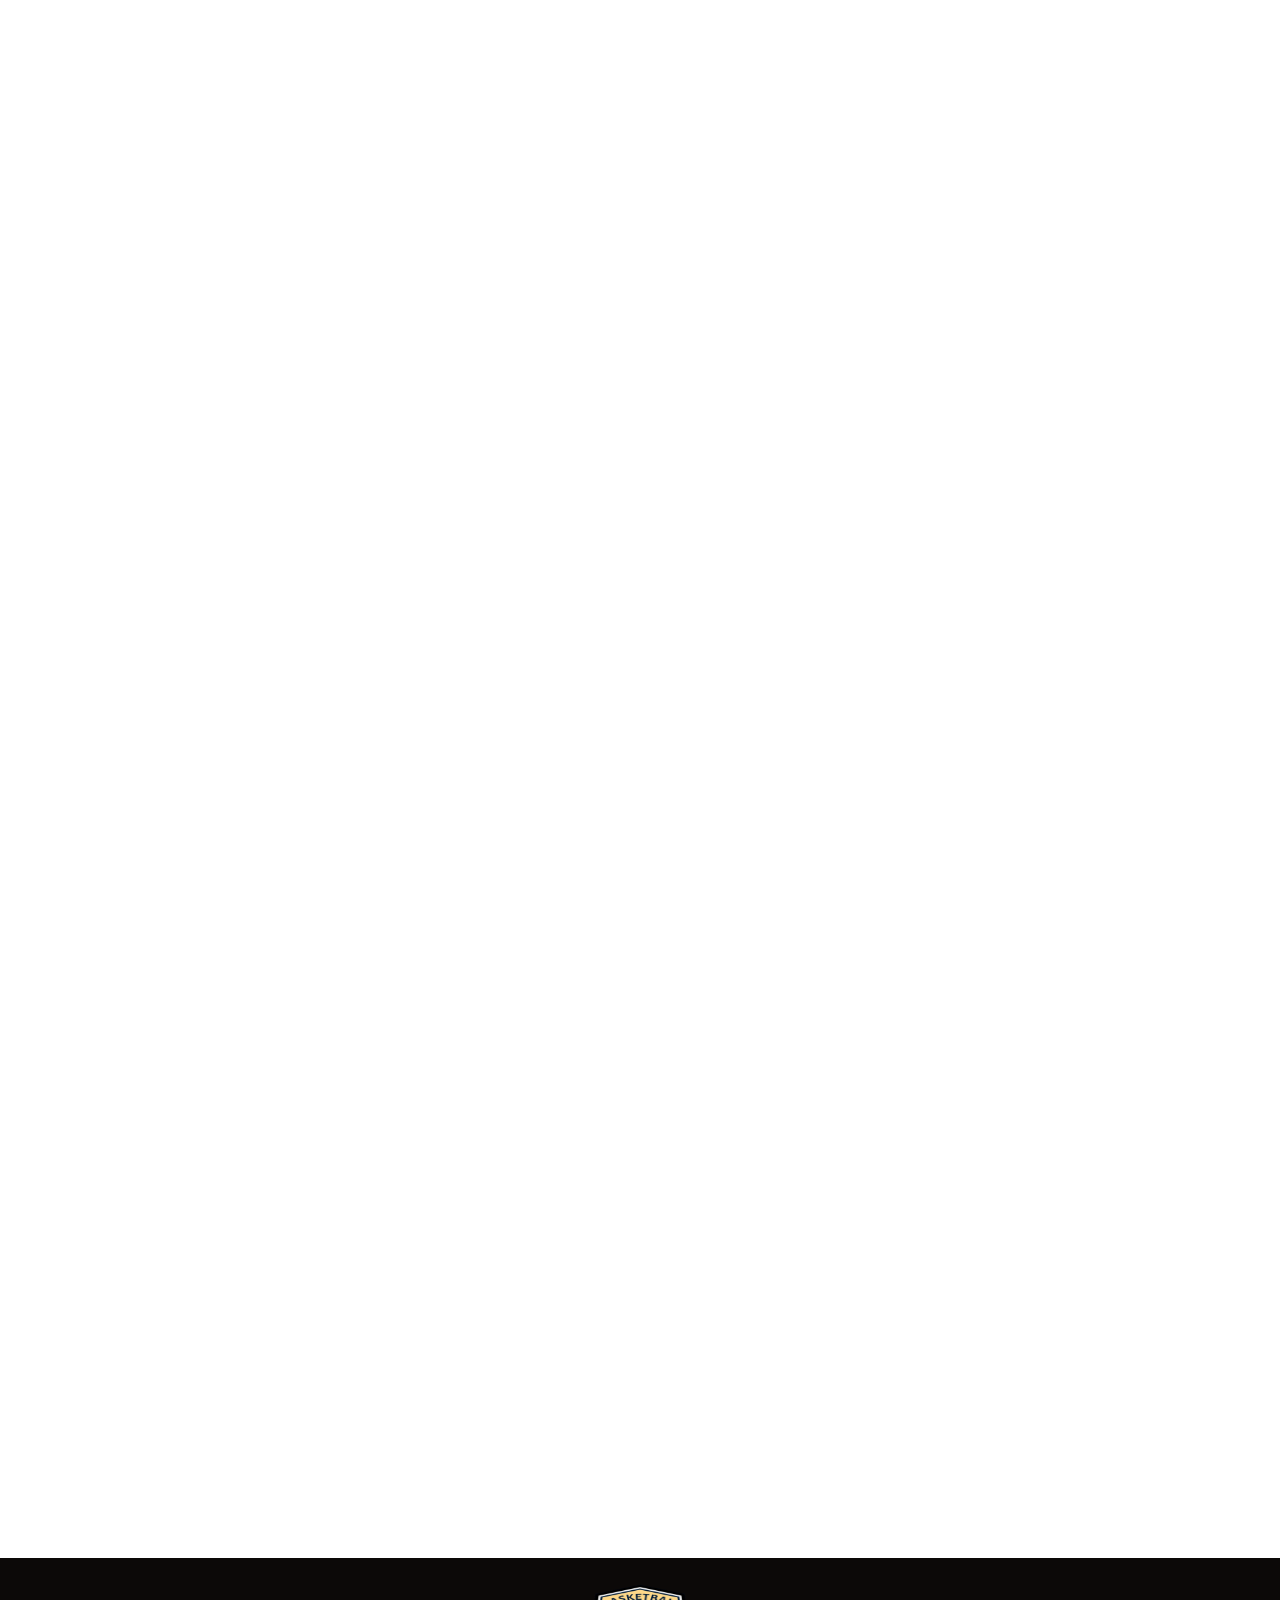
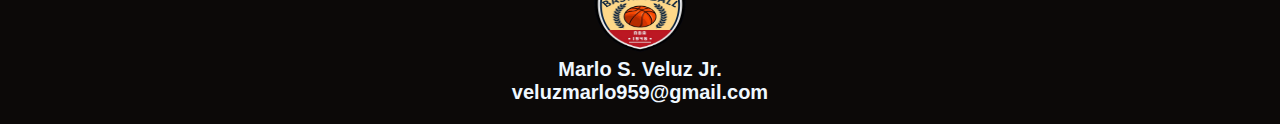
<file: schedule.html>
<!DOCTYPE html>
<html lang="en">
<head>
    <meta charset="UTF-8">
    <meta name="viewport" content="width=device-width, initial-scale=1.0">
    <link rel="stylesheet" href="style.css">
    <link rel="icon" href="logoo.png">
    <title>Schedules</title>
</head>
<body>
    <div class="sched_bg">
        <div class="Logo">
            <div class="nba"><a href="index.html">NBA Enthusiasts</a></div>
        </div>
        <div class="Nav">
            <a href="index.html"><h3>Home</h3></a>
            <a href="about.html"><h3>About us</h3></a>
            <a href="schedule.html"><h3>Schedules</h3></a>
            <a href="teams.html"><h3>NBA Teams</h3></a>
            <a href="hof.html"><h3>Hall of Fames</h3></a>
    </div>
    
    
    <h6 class="sched">The 2024–25 NBA season is the upcoming 79th season of the National Basketball Association (NBA). The regular season is planned to begin in October 2024 and end in April 2025. The NBA plans to stage an in-season tournament for the second consecutive year, now branded as the NBA Cup.[1] The 2025 NBA All-Star Game is scheduled for February 16, 2025, at Chase Center in San Francisco.[2] The play-in tournament and then the playoffs will begin in April 2025, concluding with the NBA Finals in June.</h6>
    <div class="ticket1">
      <button type="button"><a href="ticket.html" target="_blank">Get your ticket now!</a></button>
    </div>
    <h1 class="All-Star">NBA All-Star Schedules</h1>
    <div class="list">
        <br>
        2025: Feb. 14-16 in San Francisco, CA<br><br>
        <iframe src="https://www.google.com/maps/embed?pb=!1m18!1m12!1m3!1d3153.939435430042!2d-122.39045212426558!3d37.76801827198706!2m3!1f0!2f0!3f0!3m2!1i1024!2i768!4f13.1!3m3!1m2!1s0x808f7fc67f4400e9%3A0x7d6793e3d8a141e3!2sChase%20Center!5e0!3m2!1sen!2sph!4v1720783375967!5m2!1sen!2sph"  style="border:0;" allowfullscreen="" loading="lazy" referrerpolicy="no-referrer-when-downgrade"></iframe>
        <br><br>2026: Feb. 13-15 in Los Angeles, CA<br><br>
        <iframe src="https://www.google.com/maps/embed?pb=!1m18!1m12!1m3!1d3306.03431435045!2d-118.26995022443991!3d34.042990873160484!2m3!1f0!2f0!3f0!3m2!1i1024!2i768!4f13.1!3m3!1m2!1s0x80c2c7b8f59efd39%3A0xf7a1121cc755e4b7!2sStaples%20Center!5e0!3m2!1sen!2sph!4v1720783501932!5m2!1sen!2sph"  style="border:0;" allowfullscreen="" loading="lazy" referrerpolicy="no-referrer-when-downgrade"></iframe>
        <br><br>2027: Feb. 19-21 in Phoenix, AZ<br><br>
        <iframe src="https://www.google.com/maps/embed?pb=!1m18!1m12!1m3!1d3329.137003854931!2d-112.07377522446644!3d33.44573697339139!2m3!1f0!2f0!3f0!3m2!1i1024!2i768!4f13.1!3m3!1m2!1s0x872b156ccf48c66f%3A0x7a220f94e2bf245b!2sFootprint%20Center!5e0!3m2!1sen!2sph!4v1720783595754!5m2!1sen!2sph"  style="border:0;" allowfullscreen="" loading="lazy" referrerpolicy="no-referrer-when-downgrade"></iframe>
      </div>
</div>

    
    <div class="support"></div>
    <aside class="sidebar">
        <div class="logo">
          <img src="logoo.png" alt="logo">
          <h2>NBA Enthusiasts</h2>
        </div>
        <ul class="links">
          <h4>Main Menu</h4>
          <li>
            <a href="index.html">Home</a>
          </li>
          <li>
            <a href="about.html">About us</a>
          </li>
          <li>
            <a href="schedule.html">Schedules</a>
          </li>
          <li>
            <a href="teams.html">NBA Teams</a>
          </li>
          <li>
            <a href="hof.html">Hall of Fames</a>
          </li>
        </ul>
      </aside>
      <div class="footer">
        <img class="Flogo" src="logoo.png">
        <h5 class="loc">Marlo S. Veluz Jr. <br>veluzmarlo959@gmail.com</h5>
     </div>
    
</body>
</html>
</file>
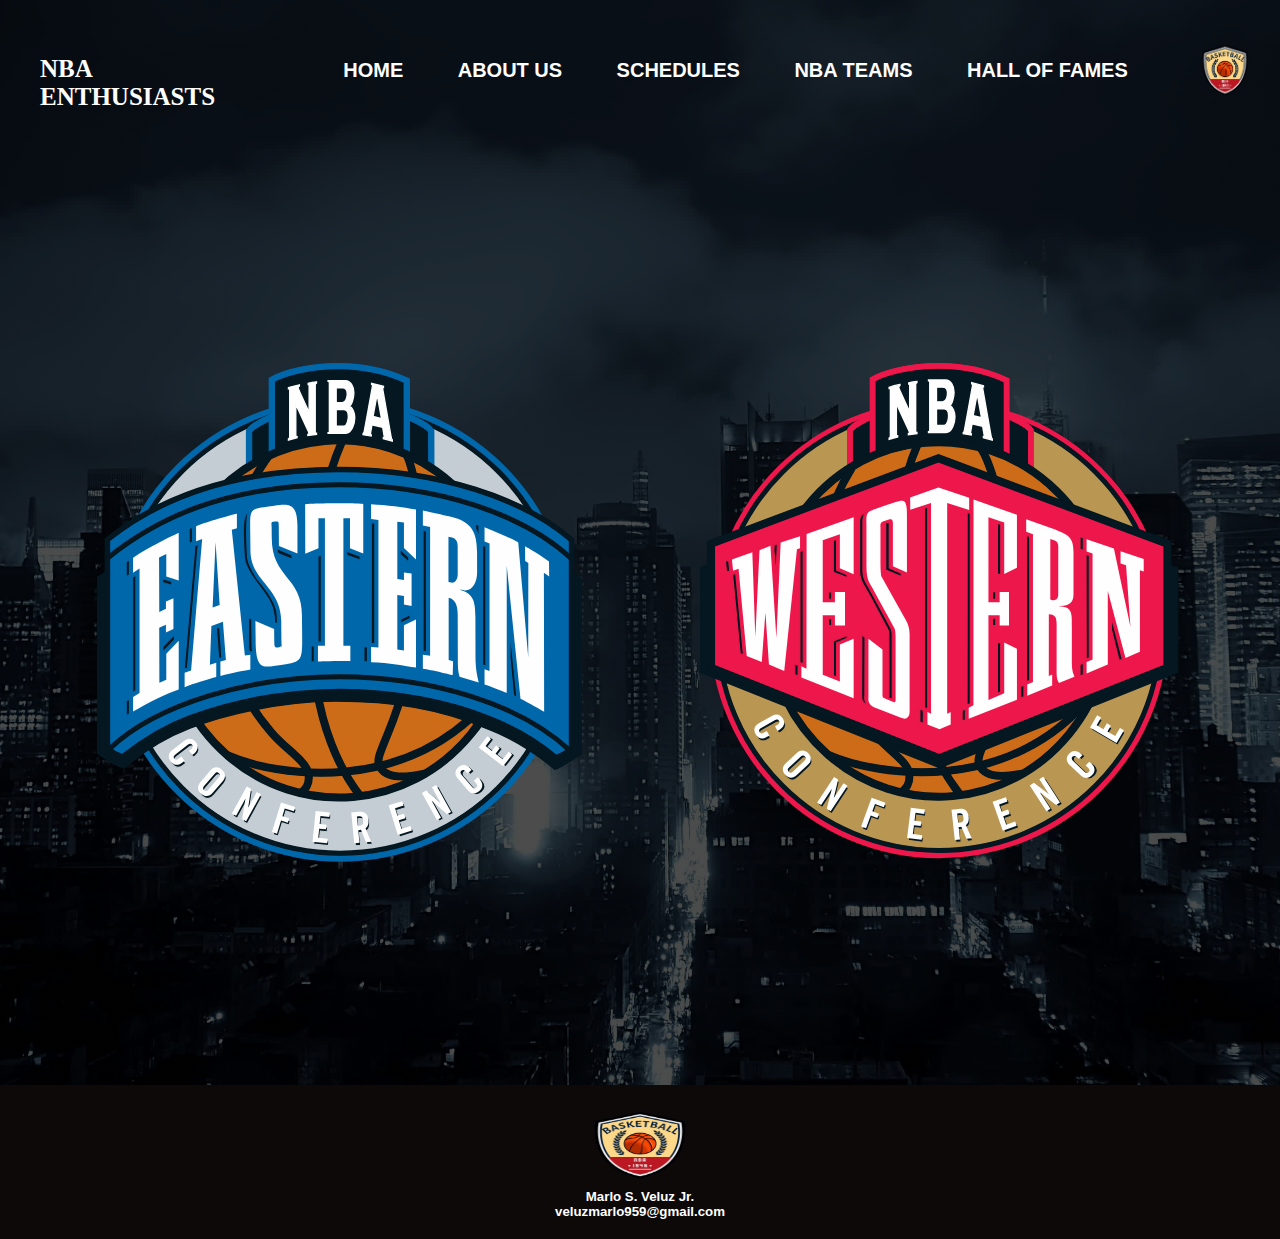
<file: teams.html>
<!DOCTYPE html>
<html lang="en">
<head>
    <meta charset="UTF-8">
    <meta name="viewport" content="width=device-width, initial-scale=1.0">
    <link rel="stylesheet"  href="team.css">
    <link rel="icon" href="logoo.png">
    <title>NBA Teams</title>
</head>
<body>
        <div class="parent">
            <div class="Logo">
                <div class="nba"><a href="index.html">NBA Enthusiasts</a></div>
            </div>
            <div class="Nav">
              <a href="index.html"><h3>Home</h3></a>
              <a href="about.html"><h3>About us</h3></a>
              <a href="schedule.html"><h3>Schedules</h3></a>
              <a href="teams.html"><h3>NBA Teams</h3></a>
              <a href="hof.html" target="blank" style="margin-right: 5px;"><h3>Hall of Fames</h3></a>


        </div>
        <div class="parent2"><a class="east" href="east.html"><img src="east.svg" alt="Eastern Conference"></a>
            <a class="west" href="west.html"><img src="west.svg" alt="Western Conference"></a></div>
        </div>
        <aside class="sidebar">
            <div class="logo">
              <img src="logoo.png" alt="logo">
              <h2>NBA Enthusiasts</h2>
            </div>
            <ul class="links">
              <h4>Main Menu</h4>
              <li>
                <a href="index.html">Home</a>
              </li>
              <li>
                <a href="about.html">About us</a>
              </li>
              <li>
                <a href="schedule.html">Schedules</a>
              </li>
              <li>
                <a href="teams.html">NBA Teams</a>
              </li>
              <li>
                <a href="hof.html">Hall of Fames</a>
              </li>
            </ul>
          </aside>
        
    </div>
    
    </div>
    <div class="footer">
        <img class="Flogo" src="logoo.png">
        <h5 class="loc">Marlo S. Veluz Jr. <br>veluzmarlo959@gmail.com</h5>
        </div>
    
    
</body>
</html>
</file>
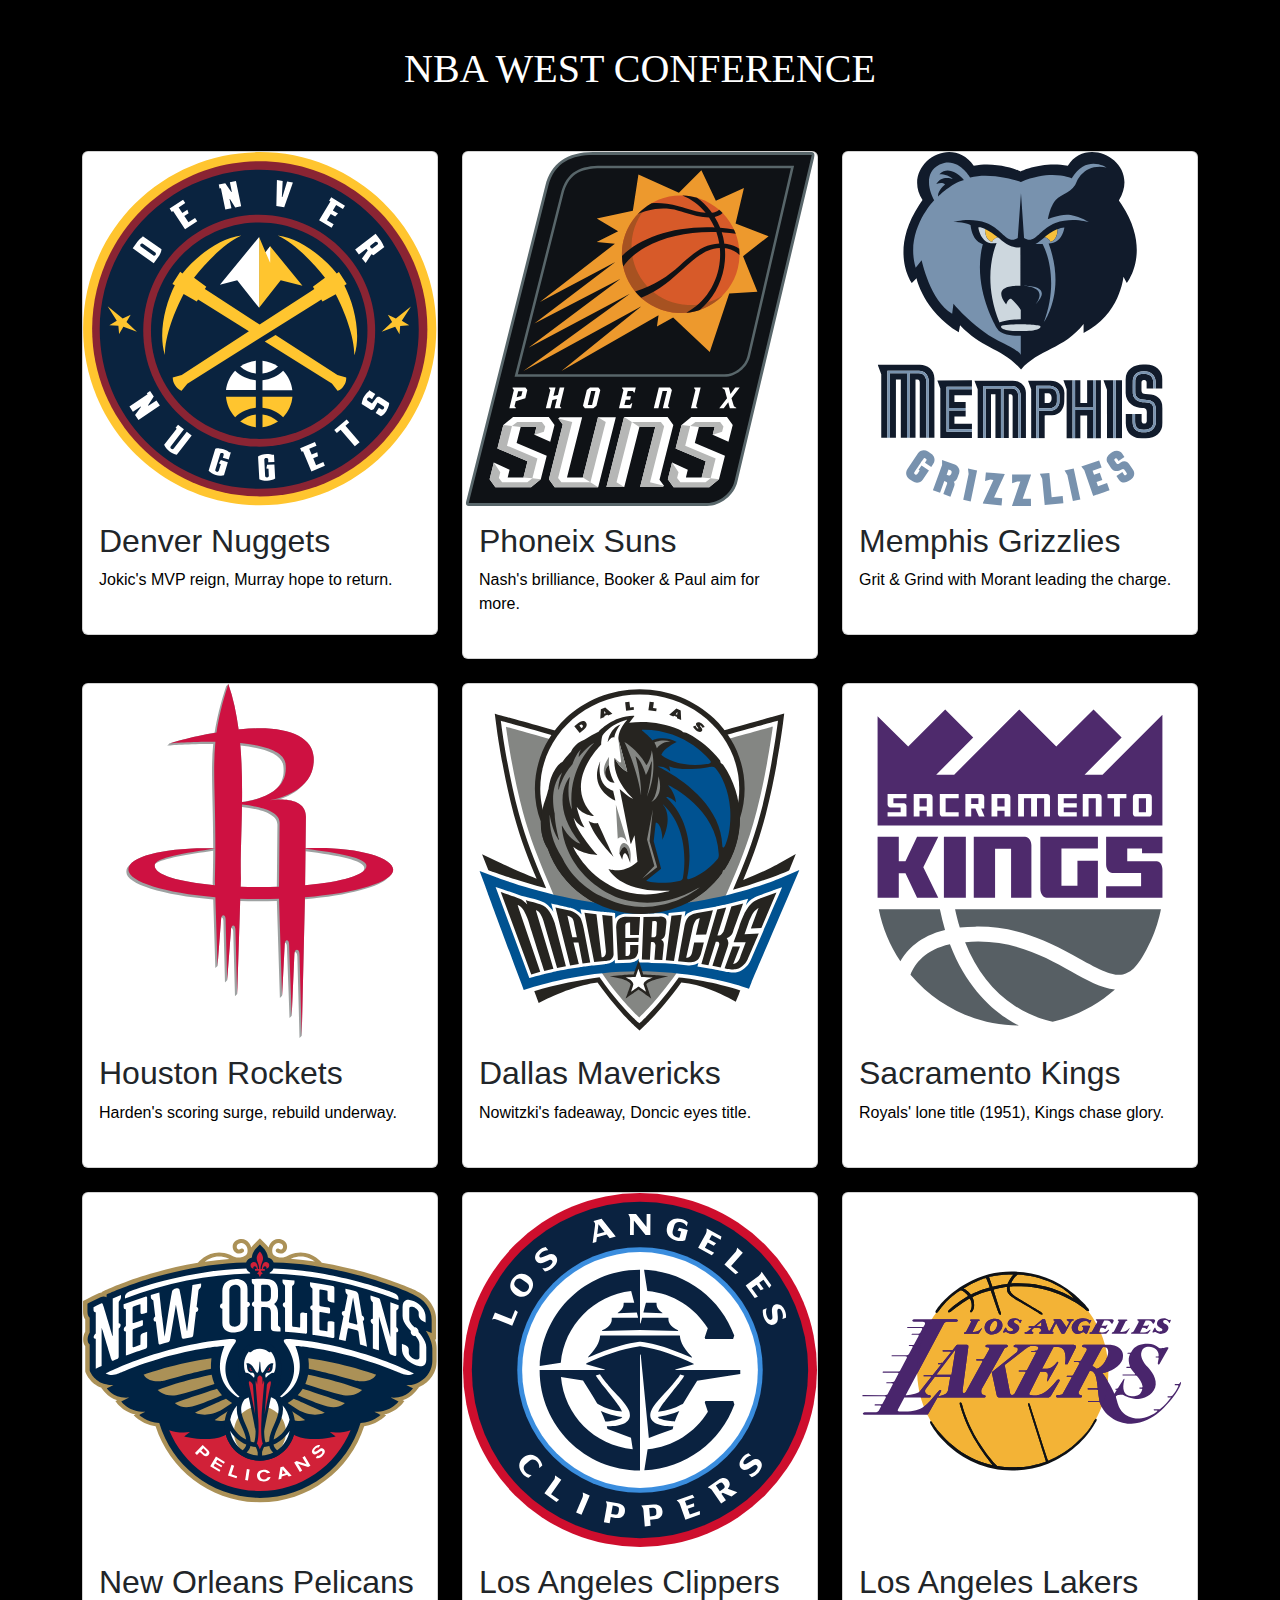
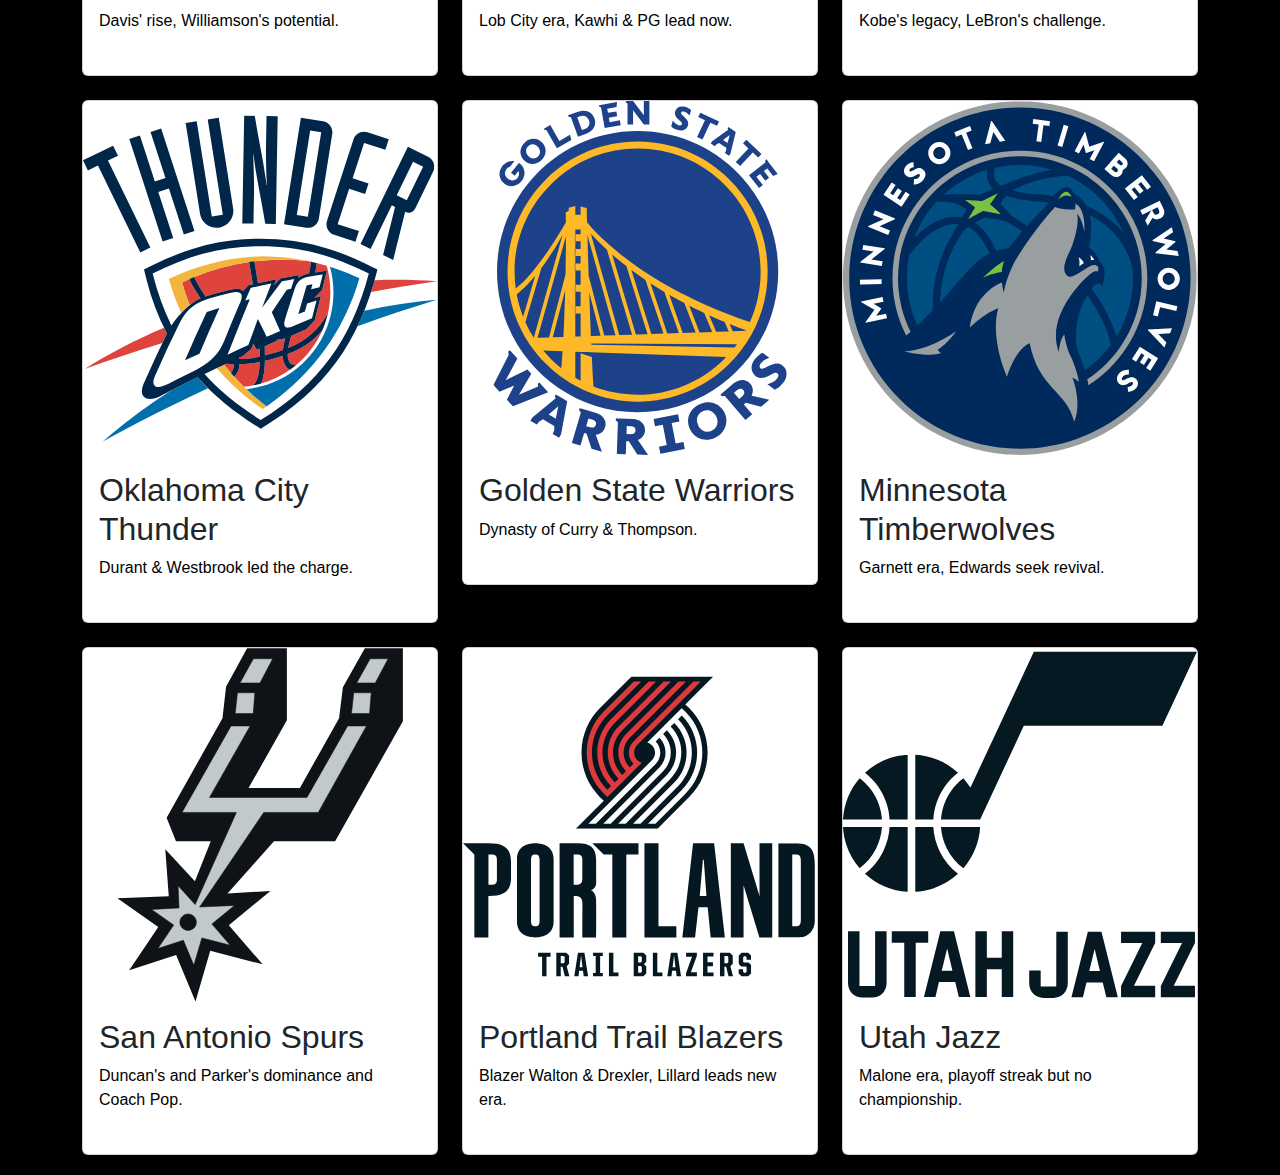
<file: west.html>
<!DOCTYPE html>
<html lang="en">
<head>
    <meta charset="UTF-8">
    <meta name="viewport" content="width=device-width, initial-scale=1.0">
    <link rel="stylesheet" href="team.css">
    <link rel="icon" href="logoo.png">
    <link href="https://cdn.jsdelivr.net/npm/bootstrap@5.3.3/dist/css/bootstrap.min.css" rel="stylesheet" integrity="sha384-QWTKZyjpPEjISv5WaRU9OFeRpok6YctnYmDr5pNlyT2bRjXh0JMhjY6hW+ALEwIH" crossorigin="anonymous">
    <title>Eastern Conference</title>
</head>
<body>
    <div class="wrap">
    <h1>Nba West Conference</h1>
    <div class="container">
        <div class="row row-cols-1 row-cols-md-3 g-4">
            <div class="col">
                <div class="card">
                    <img src="west teams/nuggets.svg" class="card-img-top" alt="Denver Nuggets">
                    <div class="card-body">
                        <h2>Denver Nuggets</h2>
                        <p>Jokic's MVP reign, Murray hope to return.</p>
                    </div>
                </div>
            </div>
            <div class="col">
                <div class="card">
                    <img src="west teams/sun.svg" class="card-img-top" alt="Phoneix Suns">
                    <div class="card-body">
                        <h2>Phoneix Suns</h2>
                        <p>Nash's brilliance, Booker & Paul aim for more.</p>
                    </div>
                </div>
            </div>
            <div class="col">
                <div class="card">
                    <img src="west teams/grizzlies.svg" class="card-img-top" alt="Memphis Grizzlies">
                    <div class="card-body">
                        <h2>Memphis Grizzlies</h2>
                        <p>Grit & Grind with Morant leading the charge.</p>
                    </div>
                </div>
            </div>
            <div class="col">
                <div class="card">
                    <img src="west teams/rockets.svg" class="card-img-top" alt="Houston Rockets">
                    <div class="card-body">
                        <h2>Houston Rockets</h2>
                        <p>Harden's scoring surge, rebuild underway.
                            </p>
                    </div>
                </div>
            </div>
            <div class="col">
                <div class="card">
                    <img src="west teams/mavericks.svg" class="card-img-top" alt="Dalls Mavericks">
                    <div class="card-body">
                        <h2>Dallas Mavericks</h2>
                        <p>Nowitzki's fadeaway, Doncic eyes title.
                            </p>
                    </div>
                </div>
            </div>
            <div class="col">
                <div class="card">
                    <img src="west teams/kings.svg" class="card-img-top" alt="Sacramento Kings">
                    <div class="card-body">
                        <h2>Sacramento Kings</h2>
                        <p>Royals' lone title (1951), Kings chase glory.</p>
                    </div>
                </div>
            </div>
            <div class="col">
                <div class="card">
                    <img src="west teams/pelicans.svg" class="card-img-top" alt="New Orleans Pelicans">
                    <div class="card-body">
                        <h2>New Orleans Pelicans</h2>
                        <p>Davis' rise, Williamson's potential.
                        </p>
                    </div>
                </div>
            </div>
            <div class="col">
                <div class="card">
                    <img src="west teams/clippers.svg" class="card-img-top" alt="Los Angeles Clippers">
                    <div class="card-body">
                        <h2>Los Angeles Clippers</h2>
                        <p>Lob City era, Kawhi & PG lead now.</p>
                    </div>
                </div>
            </div>
            <div class="col">
                <div class="card">
                    <img src="west teams/lakers.svg" class="card-img-top" alt="Los Angeles Lakers">
                    <div class="card-body">
                        <h2>Los Angeles Lakers</h2>
                        <p>Kobe's legacy, LeBron's challenge.</p>
                    </div>
                </div>
            </div>
            <div class="col">
                <div class="card">
                    <img src="west teams/thunders.svg" class="card-img-top" alt="Oklahoma City Thunder">
                    <div class="card-body">
                        <h2>Oklahoma City Thunder</h2>
                        <p>Durant & Westbrook led the charge. </p>
                    </div>
                </div>
            </div>
            <div class="col">
                <div class="card">
                    <img src="west teams/warriors.svg" class="card-img-top" alt="Golden State Warriors">
                    <div class="card-body">
                        <h2>Golden State Warriors</h2>
                        <p>Dynasty of Curry & Thompson.</p>
                    </div>
                </div>
            </div>
            <div class="col">
                <div class="card">
                    <img src="west teams/timberwolves.svg" class="card-img-top" alt="Minnesota Timberwolves">
                    <div class="card-body">
                        <h2>Minnesota Timberwolves</h2>
                        <p> Garnett era, Edwards seek revival.</p>
                    </div>
                </div>
            </div>
            <div class="col">
                <div class="card">
                    <img src="west teams/spurs.svg" class="card-img-top" alt="San Antonio Spurs">
                    <div class="card-body">
                        <h2>San Antonio Spurs</h2>
                        <p>Duncan's and Parker's dominance and Coach Pop.</p>
                    </div>
                </div>
            </div>
            <div class="col">
                <div class="card">
                    <img src="west teams/portland.svg" class="card-img-top" alt="Portland Trail Blazers">
                    <div class="card-body">
                        <h2>Portland Trail Blazers</h2>
                        <p>Blazer Walton & Drexler, Lillard leads new era.</p>
                    </div>
                </div>
            </div>
            
            <div class="col">
                <div class="card">
                    <img src="west teams/jazz.svg" class="card-img-top" alt="Utah Jazz">
                    <div class="card-body">
                        <h2>Utah Jazz</h2>
                        <p>Malone era, playoff streak but no championship.</p>
                    </div>
                </div>
            </div>

        </div>
    </div>
</div>
</body>
</html>
</file>
<file: style.css>
*{
    margin: 0;
    padding: 0;
    font-family: arial;
    box-sizing: border-box;
    color: aliceblue;
}
.parent {
    background: linear-gradient(rgba(0,0,0,0.7), rgba(0,0,0,0.7)), url('bg/nba.jpg');
    background-position: center;
    background-size: cover;
    width: 100%;
    min-height: 100vh;
    max-width: 100%;
    padding: 20px;
    height: auto;
}

.Logo{
    width: 15%;
    min-height: 100px;
    padding-top: 20px;
    float: left;
}
.nba a{
    display: block; 
    margin-left: 20px; 
    margin-top: 15px;
    color: white; 
    text-decoration: none; 
    font-size: 25px;
    font-weight: 900;
    font-family: Verdana;
    text-transform: uppercase;
}
.Nav {
    width: 85%;
    min-height: 100px;
    float: right;
    line-height: 100px;
    text-align: center;
    padding-left: 20px;
}

.Nav a {
    display: inline-block; 
    margin-left: 20px; 
    color: white; 
    text-decoration: none; 
    text-transform: uppercase;
}
h3{
    float: left;
    font-size: 20px;
    margin-right: 30px;
}
.nba a:hover {
    color: #da627d;
    transition: color 0.5s ease; 
    text-decoration: underline;
    
}
h3:hover {
    color: #da627d;
    transition: 0.5s ease; 
    text-decoration: underline;
    
}
.sidebar {
    position: fixed;
    top: 0;
    right: 0;
    width: 110px;
    height: 100px;
    display: flex;
    flex-direction: column;
    align-items: center;
    padding: 20px 0; 
    background: transparent;
    transition: width 0.5s ease;
}
.sidebar:hover {
    width: 260px;
    height: 100%;
    background: rgba(255, 255, 255, 0.2);
    backdrop-filter: blur(17px);
    border-right: 1px solid rgba(255, 255, 255, 0.7);
}
.sidebar .logo {
    padding-top: 20px;
    color: #000;
    display: flex;
}
.logo img {
    width: 60px;
    border-radius: 50%;
}
.logo h2 {  
    margin-top: 15px;
    font-size: 1.15rem;
    font-weight: 600;
    margin-left: 15px;
    display: none;
}
.sidebar:hover .logo h2 {
    display: block;
}
.sidebar .links {
    list-style: none;
    margin-top: 20px;
    overflow-y: auto;
    scrollbar-width: none;
    height: calc(100% - 140px);
}
.sidebar .links::-webkit-scrollbar {
    display: none;
}
.links li {
    display: flex;
    border-radius: 4px;
    align-items: center;
}
.links li:hover {
    cursor: pointer;
    background: #0c0908;
}
.links h4 {
    color: #222;
    font-weight: 500;
    display: none;
    margin-bottom: 10px;
}
.links hr {
    margin: 10px 8px;
    border: 1px solid #4c4c4c;
}
.links li a {
    padding: 10px;
    color: white;
    display: none;
    font-weight: 500;
    white-space: nowrap;
    text-decoration: none;
    line-height: 40px;
}
.sidebar:hover .links li a {
    display: block;
}
.box {
    width: 100%;
    background-repeat: no-repeat;
    background-size: cover;
    min-height: 100vh;
    padding: 20px; 
}
.image:hover, .image1:hover  {
    opacity: 0.5;
  }
h1{
    padding-top: 80px;
    padding-left: 50px;
    font-size: 80px;
    color: white;
    font-family: Verdana;
}
p{
    padding: 50px;
    line-height: 40px;
    font-family: Georgia;
    text-align: justify;
    font-size: 30px;
}
img{
    display: block;
    margin-left: auto;
    margin-right: auto;
    width: 50%;
}
.landing{
    padding-top: 70px;
    width: 100%;
    align-content: center;
}
.landing h4{
    text-align: center;
    color: white;
    font-size: 50px;
    font-family: "Anton SC";
    letter-spacing: 0.3rem;
}
.ticket{
    padding-top: 80px;
    width: 100%;
    align-content: center;
}
.ticket1{
    margin-bottom: 300px;
    padding-top: 20px;
    width: 100%;
    align-content: center;
}
button{
    height: 60px;
    width: 220px;
    padding: 15px;
    text-align: center;
    border-radius: 10px;
    border: 2px solid #FCAE1E;
    background: #FCAE1E;
    color: #fff;
    display: block;
    margin: 0 auto;
    cursor: pointer;
}
.ticket a{
    font-size: 20px;
    font-weight: 500;
    text-decoration: none;
}
.ticket1 a{
    font-size: 20px;
    font-weight: 500;
    text-decoration: none;
}

.footer {
    width: 100%;
    min-height: 150px;
    padding: 20px;
    background-color: #0c0908;
    color: white;
    text-align: center;
}
.Flogo{
    width: 120px;
    height: 80px;
}
.loc{
    text-align: center;
}

h6{
    padding: 200px 200px 100px 200px;
    font-size: 20px;   
    color: white;
    text-align: justify;
    font-family: Cambria;
}
h5{
    font-size: 20px;
}
.about_bg{
    background: linear-gradient(rgba(0,0,0,0.7), rgba(0,0,0,0.7)), url('court.avif');
    background-position: center;
    background-size: cover;
    background-attachment: fixed;
    width: 100%;
    min-height: 100vh;
    
}
.sched_bg{
    background: linear-gradient(rgba(0,0,0,0.7), rgba(0,0,0,0.7)), url('bg/sched.webp');
    background-position: center;
    background-size: cover;
    background-attachment: fixed;
    width: 100%;
    min-height: 100vh;
    max-width: 100%;
    height: auto;
    
}
.All-Star{
    text-align: center;
    font-size: 70px;
    color: white;
    font-family: Verdana;
    
}
.list{
    padding-top: 100px;
    text-align: center;
    font-size: 40px;
    font-family: Georgia;
    color: white;
    align-content: center;
}
iframe{
    width: 1000px;
    height: 500px;
    border-radius: 20px;
    margin-bottom: 50px;
}

@media only screen and (max-width: 1100px) {
    .sidebar {
        width: 80px;
    }
    .Nav{
        align-content: left;
    }
    .Logo{
        width: 10%;
        padding-left: 20px;
    }
    h3{
        font-size: 15px;
        margin-left: 0;
        padding-left:0px;
    }
    .nba a{
        margin-top: 40px;
        font-size: 20px;
        margin-left: 10px;
    }
    .box{
    background-position: center;
    background-size: cover;
    height: auto;
    width: auto;
    }
    h1{
        margin-left: 50px;
        font-size: 10px;
        font-size: 60px;
        padding: 0;
        align-items: center;
    }
    p{
        font-size: 20px;
        padding: 50px; 
    }
    .Logo{
        margin-left: 0px;
        padding: 0px;
    }
    .logo1{
       padding: 0px;
    }
    .footer{
        h5{
        font-size: 15px;
        text-align: center;
        }
    }
    .sidebar:hover{
        width: 220px;
    }
    .logo img{
        width: 60px;
    }
    .logo h2{
        margin-top: 15px;
        font-size: 15px;
        margin-left: 0px;
    }
    .sidebar img{
        margin-right: 12px;
    }
    h6{
        padding: 250px 50px 80px 50px;
        font-size: 17px;
    }
    .All-Star{
        padding-top: 170px;
        font-size: 50px;
    }
    .submit input[type="submit"]{
        width: 150px;
    }
    .list{
        padding: 20px 50px;
        font-size: 40px;
    }
    iframe{
        width: 700px;
        height: 400px;
    }
    .landing h4{
        margin-top: 20px;
        font-size: 35px;
    }
    button{
        height: 60px;
        width: 220px;
        padding: 20px;
        
    }
    .ticket a{
        font-size: 20px;
        text-decoration: none;
    }
    .ticket1{
        margin-bottom: 150px;
        padding-top: 20px;
        width: 100%;
        align-content: center;
    }
    .ticket1 button{
        height: 60px;
        width: 230px;  
    
    }
    
}

@media only screen and (max-width: 900px) {
    .sidebar {
        width: 80px;
    }
    .Nav{
        display: none;
    }
    .box{
    background-position: center;
    background-size: cover;
    min-height: 250px;
    }
    h1{
        margin-left: 40px;
        font-size: 50px;
        padding: 0;
        align-items: center;
    }
    p{
        font-size: 20px;
        align-content: center;
        line-height: 35px;
    }
    .Logo{
        align-content: right;
    }
    .footer{
        h5{
        font-size: 15px;
        text-align: center;
        }
    }
    .sidebar:hover{
        width: 200px;
    }
    .logo img{
        margin: 0px;
        width: 60px;
    }
    .nba{
        padding-left: 10px;
        display: block;
        font-size: 25px;
        font-weight: 900;
        font-family: Verdana;
    }

    .logo1{
        display: none;
    }
    .logo h2{
        margin-left: 5px;
        font-size: 12px;
        margin-top: 25px;
    }
    h6{
        padding: 200px 30px 0px 30px;
        padding-bottom: 100px;
        text-align: justify;
        font-size: 15px;
        
    }
    .submit input[type="submit"]{
        width: 100px;
    }
    .All-Star{
        padding-top: 170px;
        font-size: 30px ;
    }
    .list{
        padding-bottom: 100px;
        font-size: 20px;
    }
    .want{
        font-size: 15px;
    }
iframe{
    width:500px;
    height: 350px;
    border-radius: 20px;
}
.landing h4{
    margin-top: 30px;
    font-size: 30px;
}
button{
    height: 60px;
    width: 190px;    
}
.ticket a{
    font-size: 20px;
    text-decoration: none;
}
.ticket1 button{
    height: 60px;
    width: 230px;  

}
}
@media only screen and (max-width: 700px){
    iframe{
    width: 340px;
    height: 350px;
    }
    .All-Star{
        padding-right: 30px;
    }
}
</file>
<file: about.css>
*{
    margin: 0;
    padding: 0;
    font-family: arial;
    box-sizing: border-box;
    color: aliceblue;
}
.parent {
    background: linear-gradient(rgba(0,0,0,0.7), rgba(0,0,0,0.7)), url('bg/nba.jpg');
    background-position: center;
    background-size: cover;
    width: 100%;
    min-height: 100vh;
    max-width: 100%;
    padding: 20px;
    height: auto;
}

.Logo{
    width: 15%;
    min-height: 100px;
    padding-top: 20px;
    float: left;
}
.nba a{
    display: block; 
    margin-left: 20px; 
    margin-top: 15px;
    color: white; 
    text-decoration: none; 
    font-size: 25px;
    font-weight: 900;
    font-family: Verdana;
    text-transform: uppercase;
    padding-left: 20px;
    padding-top: 20px;
}
.Nav {
    width: 85%;
    min-height: 100px;
    float: right;
    line-height: 100px;
    text-align: center;
    padding-left: 20px;
}

.Nav a {
    display: inline-block; 
    margin-left: 20px; 
    color: white; 
    text-decoration: none; 
    text-transform: uppercase;
}

h3{
    float: left;
    font-size: 20px;
    margin-right: 30px;
}
.nba a:hover {
    color: #da627d;
    transition: color 0.5s ease; 
    text-decoration: underline;
    
}
h3:hover {
    color: #da627d;
    transition: color 0.5s ease; 
    text-decoration: underline;
    
}
.sidebar {
    position: fixed;
    top: 0;
    right: 0;
    width: 110px;
    height: 100px;
    display: flex;
    flex-direction: column;
    align-items: center;
    padding: 20px 0; 
    background: transparent;
    transition: width 0.5s ease;
}
.sidebar:hover {
    width: 260px;
    height: 100%;
    background: rgba(255, 255, 255, 0.2);
    backdrop-filter: blur(17px);
    border-right: 1px solid rgba(255, 255, 255, 0.7);
}
.sidebar .logo {
    padding-right: 50px;
    color: #000;
    display: flex;
}
.logo img {
    width: 60px;
}
.logo h2 {  
    margin-top: 15px;
    font-size: 1.15rem;
    font-weight: 600;
    margin-left: 15px;
    display: none;
}
.sidebar:hover .logo h2 {
    display: block;
}
.sidebar .links {
    list-style: none;
    margin-top: 20px;
    overflow-y: auto;
    scrollbar-width: none;
    height: calc(100% - 140px);
}
.sidebar .links::-webkit-scrollbar {
    display: none;
}
.links li {
    display: flex;
    border-radius: 4px;
    align-items: center;
}
.links li:hover {
    cursor: pointer;
    background: #0c0908;
}
.links h4 {
    color: #222;
    font-weight: 500;
    display: none;
    margin-bottom: 10px;
}
.links hr {
    margin: 10px 8px;
    border: 1px solid #4c4c4c;
}
.links li a {
    padding: 10px;
    color: white;
    display: none;
    font-weight: 500;
    white-space: nowrap;
    text-decoration: none;
    line-height: 40px;
}
.sidebar:hover .links li a {
    display: block;
}
.history{
    padding: 30px;
    text-align: center;
    font-size: 20px;
    
}
.history span{
    text-align: center;
    font-size: 50px;
    font-family: Verdana;
}
.Naismith{
    position: relative;
    height: 400px;
    width: 300px;
    filter: contrast(120%);
    margin-bottom: 50px;
}
h6{
    padding: 300px 200px 400px 200px;
    font-size: 20px;   
    color: white;
    text-align: justify;
    font-family: Cambria;
}

.about_bg{
    background: linear-gradient(rgba(0,0,0,0.7), rgba(0,0,0,0.7)), url('court.avif');
    background-position: center;
    background-size: cover;
    background-attachment: fixed;
    width: 100%;
    min-height: 100vh;
    
}
.footer {
    width: 100%;
    min-height: 150px;
    padding: 20px;
    background-color: #0c0908;
    color: white;
    text-align: center;
}
.Flogo{
    width: 120px;
    height: 80px;
}
.loc{
    text-align: center;
}
@media only screen and (max-width: 1100px) {
    .sidebar {
        width: 80px;
    }
    .Nav{
        align-content: left;
    }
    .Logo{
        width: 10%;
        padding-left: 20px;
    }
    h3{
        font-size: 16px;
        margin-left: 0;
        padding-left:0px;
    }
    
    .nba a{
        margin-top: 40px;
        font-size: 20px;
        margin-left: 10px;
    }
    .box{
    background-position: center;
    background-size: cover;
    height: auto;
    width: auto;
    }
    h1{
        margin-left: 50px;
        font-size: 10px;
        font-size: 60px;
        padding: 0;
        align-items: center;
    }
    p{
        font-size: 20px;
        padding: 50px; 
    }
    .Logo{
        margin-left: 0px;
        padding: 0px;
    }
    .logo1{
       padding: 0px;
    }
    .footer{
        h5{
        font-size: 15px;
        text-align: center;
        }
    }
    .sidebar:hover{
        width: 220px;
    }
    .logo img{
        width: 60px;
        margin-left: 20px;
    }
    .logo h2{
        margin-top: 15px;
        font-size: 15px;
        margin-left: 0px;
    }
    .sidebar img{
        margin-right: 12px;
    }
    h6{
        padding: 380px 50px 200px 50px;
        font-size: 17px;
    }
    .All-Star{
        padding-top: 170px;
        font-size: 50px;
    }
    .submit input[type="submit"]{
        width: 150px;
    }
    .list{
        padding: 20px 50px;
        font-size: 40px;
    }
    iframe{
        width: 700px;
        height: 400px;
    }
    
}

@media only screen and (max-width: 900px) {
    .sidebar {
        width: 80px;
    }
    .Nav{
        display: none;
    }
    .Logo{
        align-content: right;
    }
    .footer{
        h5{
        font-size: 15px;
        text-align: center;
        }
    }
    .sidebar:hover{
        width: 200px;
    }
    .logo img{
        margin: 0px;
        width: 90px;
    }
    .nba{
        padding-left: 10px;
        display: block;
        font-size: 25px;
        font-weight: 900;
        font-family: Verdana;
    }

    .logo1{
        display: none;
    }
    .logo h2{
        margin-left: 5px;
        font-size: 12px;
        margin-top: 25px;
    }
    h6{
        padding: 300px 30px 0px 30px;
        padding-bottom: 100px;
        text-align: justify;
        font-size: 15px;
        
    }
    
    .history{
        text-align: center;
        font-size: 15px;
    }
    .Naismith{
        width: 200px;
        height: 300px;    
}
}
</file>
<file: team.css>
@import url('https://fonts.googleapis.com/css2?family=Archivo+Black&display=swap');
* {
    margin: 0;
    padding: 0;
    font-family: arial;
    box-sizing: border-box;
    color: white;
}

.parent {
    background: linear-gradient(rgba(0,0,0,0.7), rgba(0,0,0,0.7)), url('bg/schedule.jpg');
    background-position: center;
    background-size: cover;
    max-width: 100%;
    width: 100%;
    min-height: 100vh;
    max-width: 100%;
    padding: 20px;
    height: auto;
}

.Logo{
    width: 15%;
    min-height: 100px;
    padding-top: 20px;
    float: left;
}
.nba a{
    display: block; 
    margin-left: 20px; 
    margin-top: 15px;
    color: white; 
    text-decoration: none; 
    font-size: 25px;
    font-weight: 900;
    font-family: Verdana;
    text-transform: uppercase;
}
.Nav {
    width: 85%;
    min-height: 100px;
    float: right;
    line-height: 100px;
    text-align: center;
    padding-left: 20px;
}

.Nav a {
    display: inline-block; 
    margin-left: 20px; 
    color: white; 
    text-decoration: none; 
    text-transform: uppercase;
}
h3{
    float: left;
    font-size: 20px;
    margin-right: 30px;
}
.nba a:hover {
    color: #da627d;
    transition: color 0.5s ease; 
    text-decoration: underline;
    
}
h3:hover {
    color: #da627d;
    transition: 0.5s ease; 
    text-decoration: underline;
    
}
.sidebar {
    position: fixed;
    top: 0;
    right: 0;
    width: 110px;
    height: 100px;
    display: flex;
    flex-direction: column;
    align-items: center;
    padding: 20px 0; 
    background: transparent;
    transition: width 0.5s ease;
}
.sidebar:hover {
    width: 260px;
    height: 100%;
    background: rgba(255, 255, 255, 0.2);
    backdrop-filter: blur(17px);
    border-right: 1px solid rgba(255, 255, 255, 0.7);
}
.sidebar .logo {
    padding-top: 20px;
    color: #000;
    display: flex;
}
.logo img {
    width: 60px;
    border-radius: 50%;
}
.logo h2 {  
    margin-top: 15px;
    font-size: 1.15rem;
    font-weight: 600;
    margin-left: 15px;
    display: none;
}
.sidebar:hover .logo h2 {
    display: block;
}
.sidebar .links {
    list-style: none;
    margin-top: 20px;
    overflow-y: auto;
    scrollbar-width: none;
    height: calc(100% - 140px);
}
.sidebar .links::-webkit-scrollbar {
    display: none;
}
.links li {
    display: flex;
    border-radius: 4px;
    align-items: center;
}
.links li:hover {
    cursor: pointer;
    background: #0c0908;
}
.links h4 {
    color: #222;
    font-weight: 500;
    display: none;
    margin-bottom: 10px;
}
.links hr {
    margin: 10px 8px;
    border: 1px solid #4c4c4c;
}
.links li a {
    padding: 10px;
    color: white;
    display: none;
    font-weight: 500;
    white-space: nowrap;
    text-decoration: none;
    line-height: 40px;
}
.sidebar:hover .links li a {
    display: block;
}
h1{
    padding-top: 25px;
    padding-bottom: 50px;
    color: white;
    text-transform: uppercase;
    font-family: Impact;
    text-align: center;
    
}

.parent2{
    width: 100%;
    min-height: 100vh;
    padding: 20px;
    display: flex;
    justify-content: center;
    align-items: center;
}
.east, .west {
    width: 100%;
    text-align: center; 
}

.east img, .west img {
    max-width: 100%; 
    height: 500px;
}

.footer {
    width: 100%;
    min-height: 150px;
    padding: 20px;
    background-color: #0c0908;
    color: white;
    text-align: center;
}
.Flogo{
    width: 120px;
    height: 80px;
}
.loc{
    text-align: center;
}

.wrap{
    
    background-color: black;
    padding-top: 20px;
    padding-bottom: 20px;
}
p{
    padding-bottom: 10px;
    color: black;
}
.card:hover{
    background-color: cadetblue;
}

.one:hover{
    display: none;
}
@media only screen and (max-width: 1100px) {
    .sidebar {
        width: 80px;
    }
    .Nav{
        align-content: left;
    }
    .Logo{
        width: 10%;
        padding-left: 20px;
    }
    h3{
        font-size: 15px;
        margin-left: 0;
        padding-left:0px;
    }
    .nba a{
        margin-top: 40px;
        font-size: 20px;
        margin-left: 10px;
    }
    .box{
    background-position: center;
    background-size: cover;
    height: auto;
    width: auto;
    }
    h1{
        margin-left: 50px;
        font-size: 10px;
        font-size: 60px;
        padding: 0;
        align-items: center;
    }
    p{
        font-size: 20px;
        padding: 50px; 
    }
    .Logo{
        margin-left: 0px;
        padding: 0px;
    }
    .logo1{
       padding: 0px;
    }
    .footer{
        h5{
        font-size: 15px;
        text-align: center;
        }
    }
    .sidebar:hover{
        width: 220px;
    }
    .logo img{
        width: 60px;
    }
    .logo h2{
        margin-top: 15px;
        font-size: 15px;
        margin-left: 0px;
    }
    .sidebar img{
        margin-right: 12px;
    }
    
}

@media only screen and (max-width: 900px) {
    .sidebar {
        width: 80px;
    }
    .Nav{
        display: none;
    }
    .box{
    background-position: center;
    background-size: cover;
    min-height: 250px;
    }
    h1{
        margin-left: 40px;
        font-size: 50px;
        padding: 0;
        align-items: center;
    }
    .Logo{
        align-content: right;
    }
    .footer{
        h5{
        font-size: 15px;
        text-align: center;
        }
    }
    .sidebar:hover{
        width: 200px;
    }
    .logo img{
        margin: 0px;
        width: 60px;
    }
    .nba{
        padding-left: 10px;
        display: block;
        font-size: 25px;
        font-weight: 900;
        font-family: Verdana;
    }

    .logo1{
        display: none;
    }
    .logo h2{
        margin-left: 5px;
        font-size: 12px;
        margin-top: 25px;
    }
    
}
</file>
<file: hof.css>
*{
    margin: 0;
    padding: 0;

    color: aliceblue;
}
.parent {
    background: linear-gradient(rgba(0,0,0,0.7), rgba(0,0,0,0.7)), url('bg/kobe.gif');
    background-position: center;
    background-size: cover;
    width: 100%;
    min-height: 100vh;
    max-width: 100%;
    padding: 20px;
    height: auto;
}

.Logo{
    width: 15%;
    min-height: 100px;
    padding-top: 20px;
    float: left;
}
.nba a{
    display: block; 
    margin-left: 20px; 
    margin-top:5px;
    color: white; 
    text-decoration: none; 
    font-size: 25px;
    font-weight: 900;
    font-family: Verdana;
}
.Nav {
    width: 85%;
    min-height: 100px;
    float: right;
    line-height: 100px;
    text-align: center;
}

.Nav a {
    display: inline-block; 
    margin-left: 20px; 
    color: white; 
    text-decoration: none; 
}

h3{
    float: left;
    font-size: 20px;
    font-weight: 700;
    padding: 20px;
}
.nba a:hover {
    color: #da627d;
    transition: color 0.5s ease; 
    text-decoration: underline;
    
}
h3:hover {
    color: #da627d;
    transition: color 0.5s ease; 
    text-decoration: underline;
    
}
img{
    min-height: 100vh;
}
.landing{
    padding-top: 150px;
    width: 100%;
    align-content: center;
}
.landing h4{
    text-align: center;
    color: white;
    font-size: 70px;
    font-family: "Anton SC";
    font-weight: 900;
    letter-spacing: 0.3rem;
}

@media only screen and (max-width: 1100px) {
    .Nav{
        align-content: left;
    }
    .Logo{
        width: 10%;
        padding-left: 20px;
    }
    h3{
        font-size: 16px;
        margin-left: 0;
        padding-left:0px;
    }
    
    .nba a{
        margin-top: 0px;
        font-size: 20px;
        margin-left: 10px;
    }
    .landing h4{
        margin-top: 20px;
        font-size: 60px;
    }
    
}

@media only screen and (max-width: 900px) {
    
    .Nav{
        display: none;
    }
    .Logo{
        align-content: right;
    }
    .nba{
        padding-left: 10px;
        display: block;
        font-size: 25px;
        font-weight: 900;
        font-family: Verdana;
    }
    .nba a{
        margin-top: 0px;
        font-size: 20px;
        margin-left: 0px;
    }
    .landing h4{
        margin-top: 20px;
        font-size: 50px;
    }

}
</file>
